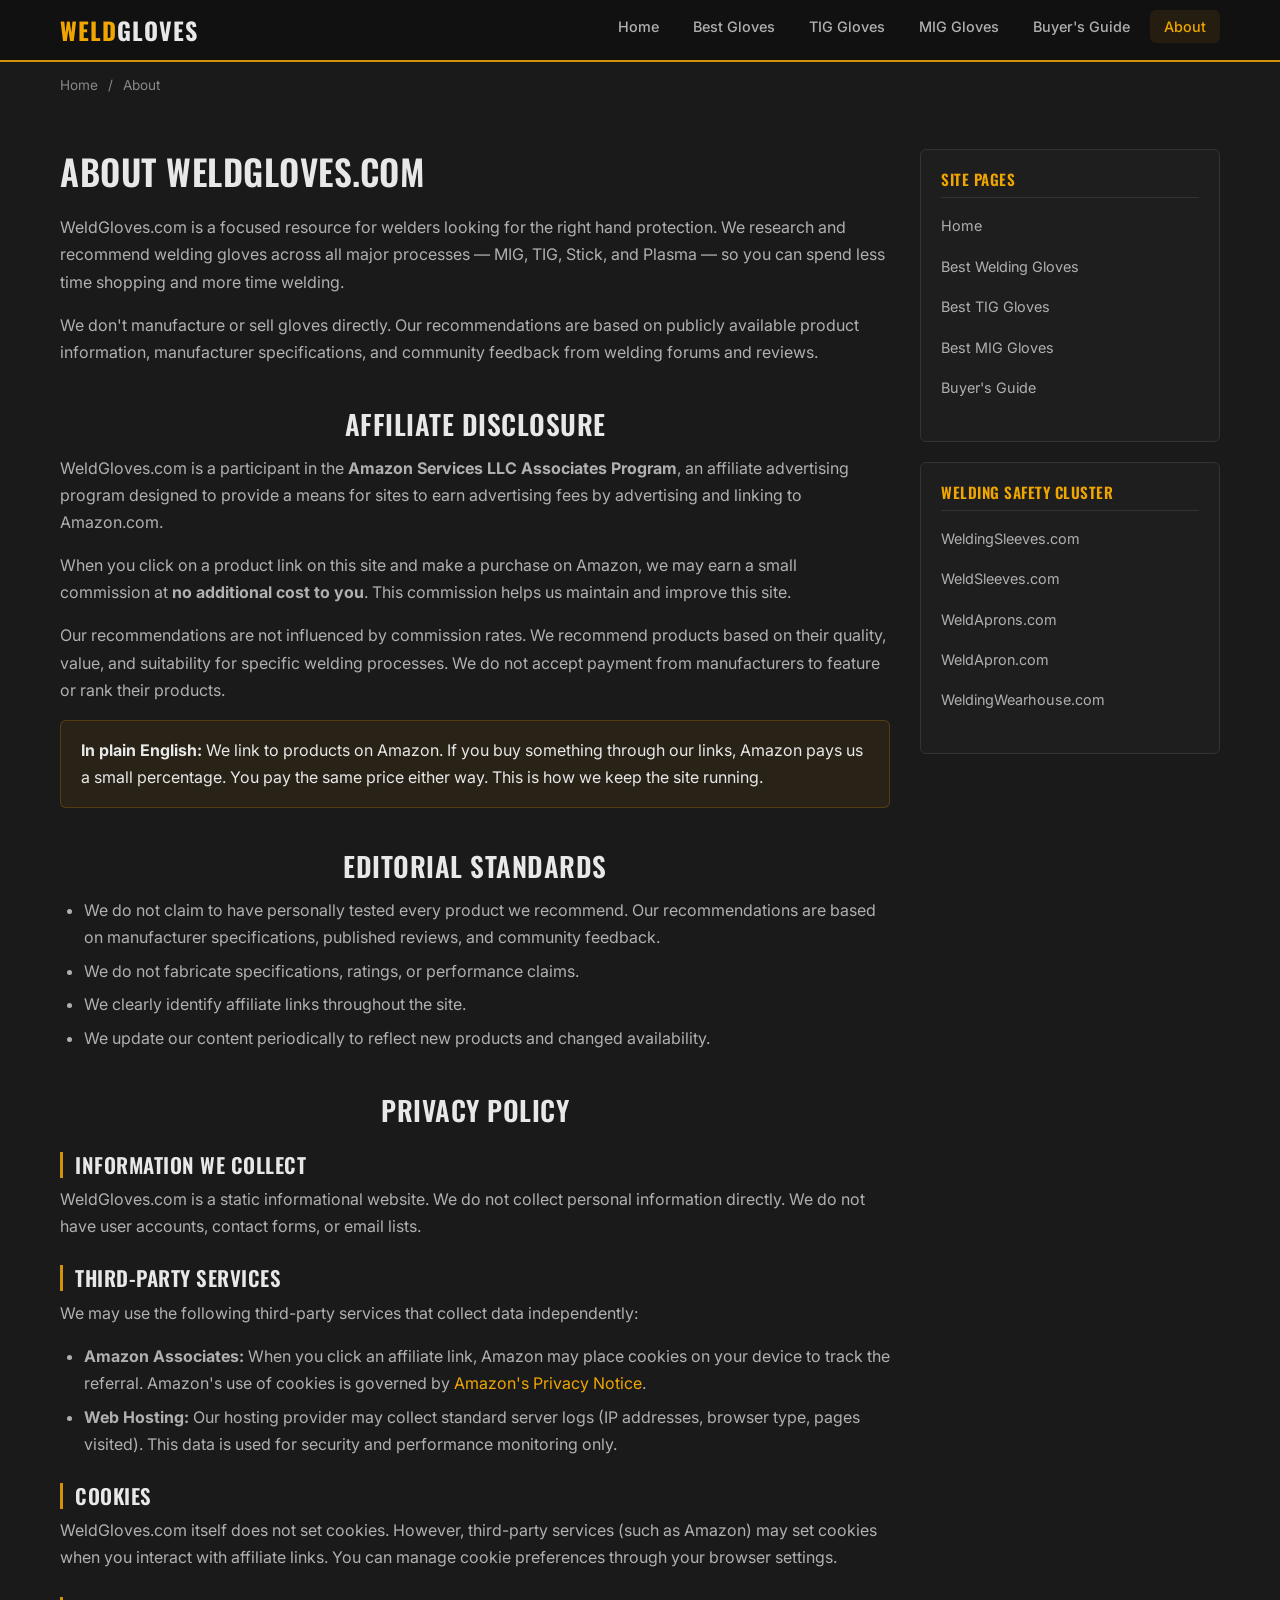
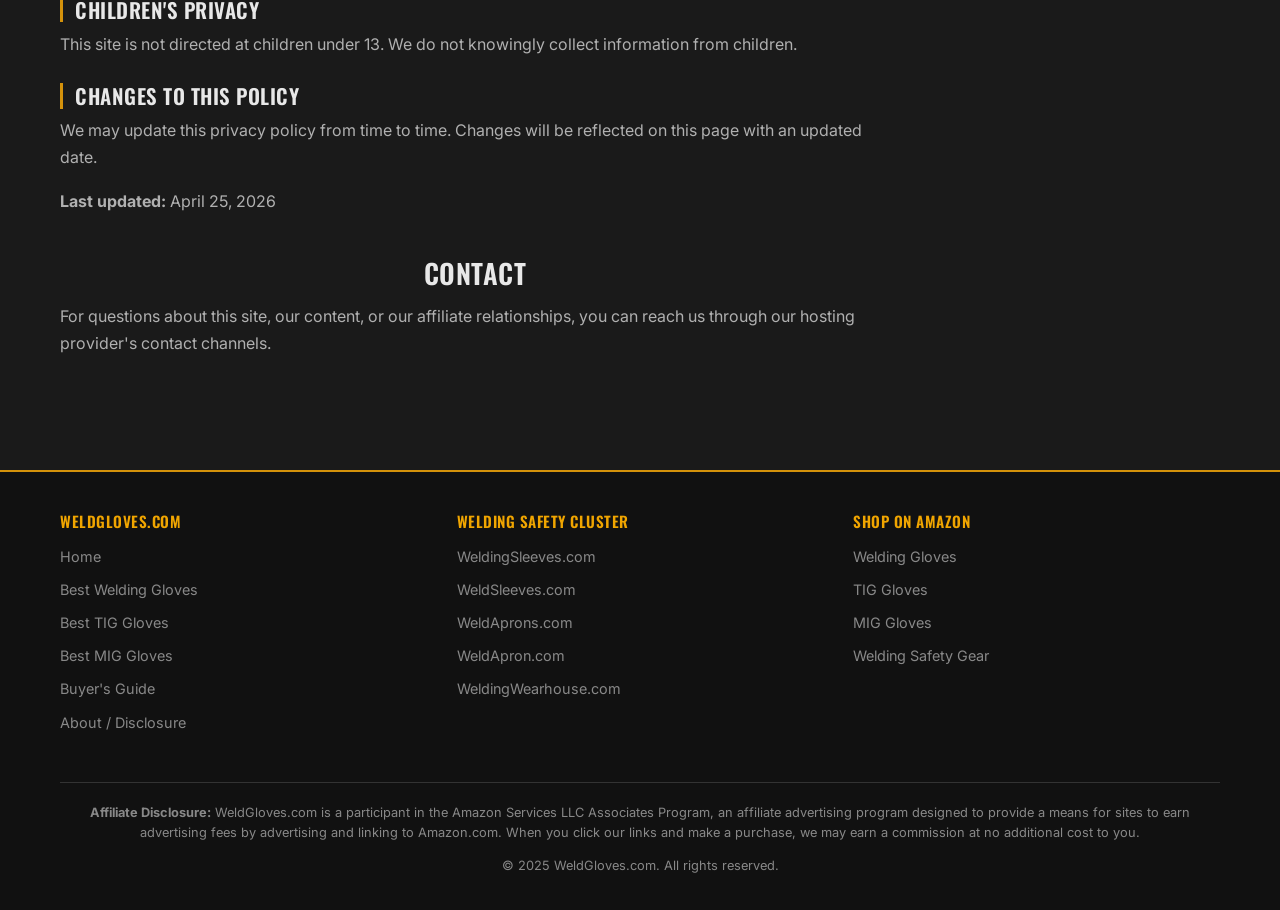
<file: about.html>
<!DOCTYPE html>
<html lang="en">
<head>
  <meta charset="UTF-8">
  <meta name="viewport" content="width=device-width, initial-scale=1.0">
  <title>About WeldGloves.com — Affiliate Disclosure &amp; Privacy Policy</title>
  <meta name="description" content="Learn about WeldGloves.com, our affiliate disclosure, and privacy policy. We recommend welding gloves and earn commissions through the Amazon Associates program.">
  <meta property="og:title" content="About WeldGloves.com — Affiliate Disclosure & Privacy Policy">
  <meta property="og:description" content="About our site, how we make money, and how we handle your data.">
  <meta property="og:type" content="website">
  <meta property="og:url" content="https://weldgloves.com/about.html">
  <link rel="canonical" href="https://weldgloves.com/about.html">
  <link rel="stylesheet" href="css/style.css">
</head>
<body>

  <header class="site-header">
    <nav class="nav-container">
      <a href="index.html" class="site-logo">Weld<span>Gloves</span></a>
      <button class="hamburger" onclick="document.querySelector('.nav-links').classList.toggle('open')" aria-label="Toggle navigation">
        <span></span><span></span><span></span>
      </button>
      <ul class="nav-links">
        <li><a href="index.html">Home</a></li>
        <li><a href="best-welding-gloves.html">Best Gloves</a></li>
        <li><a href="best-tig-welding-gloves.html">TIG Gloves</a></li>
        <li><a href="best-mig-welding-gloves.html">MIG Gloves</a></li>
        <li><a href="welding-glove-guide.html">Buyer's Guide</a></li>
        <li><a href="about.html" class="active">About</a></li>
      </ul>
    </nav>
  </header>

  <div class="container">
    <div class="breadcrumbs">
      <a href="index.html">Home</a> <span class="sep">/</span> About
    </div>
  </div>

  <section class="section">
    <div class="container">
      <div class="content-wrapper">
        <div class="main-content">
          <h1>About WeldGloves.com</h1>
          <p>WeldGloves.com is a focused resource for welders looking for the right hand protection. We research and recommend welding gloves across all major processes — MIG, TIG, Stick, and Plasma — so you can spend less time shopping and more time welding.</p>
          <p>We don't manufacture or sell gloves directly. Our recommendations are based on publicly available product information, manufacturer specifications, and community feedback from welding forums and reviews.</p>

          <div class="guide-section">
            <h2>Affiliate Disclosure</h2>
            <p>WeldGloves.com is a participant in the <strong>Amazon Services LLC Associates Program</strong>, an affiliate advertising program designed to provide a means for sites to earn advertising fees by advertising and linking to Amazon.com.</p>
            <p>When you click on a product link on this site and make a purchase on Amazon, we may earn a small commission at <strong>no additional cost to you</strong>. This commission helps us maintain and improve this site.</p>
            <p>Our recommendations are not influenced by commission rates. We recommend products based on their quality, value, and suitability for specific welding processes. We do not accept payment from manufacturers to feature or rank their products.</p>

            <div class="info-box">
              <p><strong>In plain English:</strong> We link to products on Amazon. If you buy something through our links, Amazon pays us a small percentage. You pay the same price either way. This is how we keep the site running.</p>
            </div>
          </div>

          <div class="guide-section">
            <h2>Editorial Standards</h2>
            <ul>
              <li>We do not claim to have personally tested every product we recommend. Our recommendations are based on manufacturer specifications, published reviews, and community feedback.</li>
              <li>We do not fabricate specifications, ratings, or performance claims.</li>
              <li>We clearly identify affiliate links throughout the site.</li>
              <li>We update our content periodically to reflect new products and changed availability.</li>
            </ul>
          </div>

          <div class="guide-section">
            <h2>Privacy Policy</h2>

            <h3>Information We Collect</h3>
            <p>WeldGloves.com is a static informational website. We do not collect personal information directly. We do not have user accounts, contact forms, or email lists.</p>

            <h3>Third-Party Services</h3>
            <p>We may use the following third-party services that collect data independently:</p>
            <ul>
              <li><strong>Amazon Associates:</strong> When you click an affiliate link, Amazon may place cookies on your device to track the referral. Amazon's use of cookies is governed by <a href="https://www.amazon.com/gp/help/customer/display.html?nodeId=468496" target="_blank" rel="nofollow noopener">Amazon's Privacy Notice</a>.</li>
              <li><strong>Web Hosting:</strong> Our hosting provider may collect standard server logs (IP addresses, browser type, pages visited). This data is used for security and performance monitoring only.</li>
            </ul>

            <h3>Cookies</h3>
            <p>WeldGloves.com itself does not set cookies. However, third-party services (such as Amazon) may set cookies when you interact with affiliate links. You can manage cookie preferences through your browser settings.</p>

            <h3>Children's Privacy</h3>
            <p>This site is not directed at children under 13. We do not knowingly collect information from children.</p>

            <h3>Changes to This Policy</h3>
            <p>We may update this privacy policy from time to time. Changes will be reflected on this page with an updated date.</p>
            <p><strong>Last updated:</strong> April 25, 2026</p>
          </div>

          <div class="guide-section">
            <h2>Contact</h2>
            <p>For questions about this site, our content, or our affiliate relationships, you can reach us through our hosting provider's contact channels.</p>
          </div>

        </div>

        <aside class="sidebar">
          <div class="sidebar-block">
            <h4>Site Pages</h4>
            <ul>
              <li><a href="index.html">Home</a></li>
              <li><a href="best-welding-gloves.html">Best Welding Gloves</a></li>
              <li><a href="best-tig-welding-gloves.html">Best TIG Gloves</a></li>
              <li><a href="best-mig-welding-gloves.html">Best MIG Gloves</a></li>
              <li><a href="welding-glove-guide.html">Buyer's Guide</a></li>
            </ul>
          </div>
          <div class="sidebar-block">
            <h4>Welding Safety Cluster</h4>
            <ul>
              <li><a href="https://weldingsleeves.com" target="_blank" rel="noopener">WeldingSleeves.com</a></li>
              <li><a href="https://weldsleeves.com" target="_blank" rel="noopener">WeldSleeves.com</a></li>
              <li><a href="https://weldaprons.com" target="_blank" rel="noopener">WeldAprons.com</a></li>
              <li><a href="https://weldapron.com" target="_blank" rel="noopener">WeldApron.com</a></li>
              <li><a href="https://weldingwearhouse.com" target="_blank" rel="noopener">WeldingWearhouse.com</a></li>
            </ul>
          </div>
        </aside>
      </div>
    </div>
  </section>

  <footer class="site-footer">
    <div class="container">
      <div class="footer-grid">
        <div class="footer-col">
          <h4>WeldGloves.com</h4>
          <ul>
            <li><a href="index.html">Home</a></li>
            <li><a href="best-welding-gloves.html">Best Welding Gloves</a></li>
            <li><a href="best-tig-welding-gloves.html">Best TIG Gloves</a></li>
            <li><a href="best-mig-welding-gloves.html">Best MIG Gloves</a></li>
            <li><a href="welding-glove-guide.html">Buyer's Guide</a></li>
            <li><a href="about.html">About / Disclosure</a></li>
          </ul>
        </div>
        <div class="footer-col">
          <h4>Welding Safety Cluster</h4>
          <ul>
            <li><a href="https://weldingsleeves.com" target="_blank" rel="noopener">WeldingSleeves.com</a></li>
            <li><a href="https://weldsleeves.com" target="_blank" rel="noopener">WeldSleeves.com</a></li>
            <li><a href="https://weldaprons.com" target="_blank" rel="noopener">WeldAprons.com</a></li>
            <li><a href="https://weldapron.com" target="_blank" rel="noopener">WeldApron.com</a></li>
            <li><a href="https://weldingwearhouse.com" target="_blank" rel="noopener">WeldingWearhouse.com</a></li>
          </ul>
        </div>
        <div class="footer-col">
          <h4>Shop on Amazon</h4>
          <ul>
            <li><a href="https://www.amazon.com/s?k=welding+gloves&tag=brazenprodu01-20" target="_blank" rel="nofollow sponsored noopener">Welding Gloves</a></li>
            <li><a href="https://www.amazon.com/s?k=TIG+welding+gloves&tag=brazenprodu01-20" target="_blank" rel="nofollow sponsored noopener">TIG Gloves</a></li>
            <li><a href="https://www.amazon.com/s?k=MIG+welding+gloves&tag=brazenprodu01-20" target="_blank" rel="nofollow sponsored noopener">MIG Gloves</a></li>
            <li><a href="https://www.amazon.com/s?k=welding+safety+gear&tag=brazenprodu01-20" target="_blank" rel="nofollow sponsored noopener">Welding Safety Gear</a></li>
          </ul>
        </div>
      </div>
      <div class="footer-disclosure">
        <p><strong>Affiliate Disclosure:</strong> WeldGloves.com is a participant in the Amazon Services LLC Associates Program, an affiliate advertising program designed to provide a means for sites to earn advertising fees by advertising and linking to Amazon.com. When you click our links and make a purchase, we may earn a commission at no additional cost to you.</p>
        <p>&copy; 2025 WeldGloves.com. All rights reserved.</p>
      </div>
    </div>
  </footer>

</body>
</html>
</file>
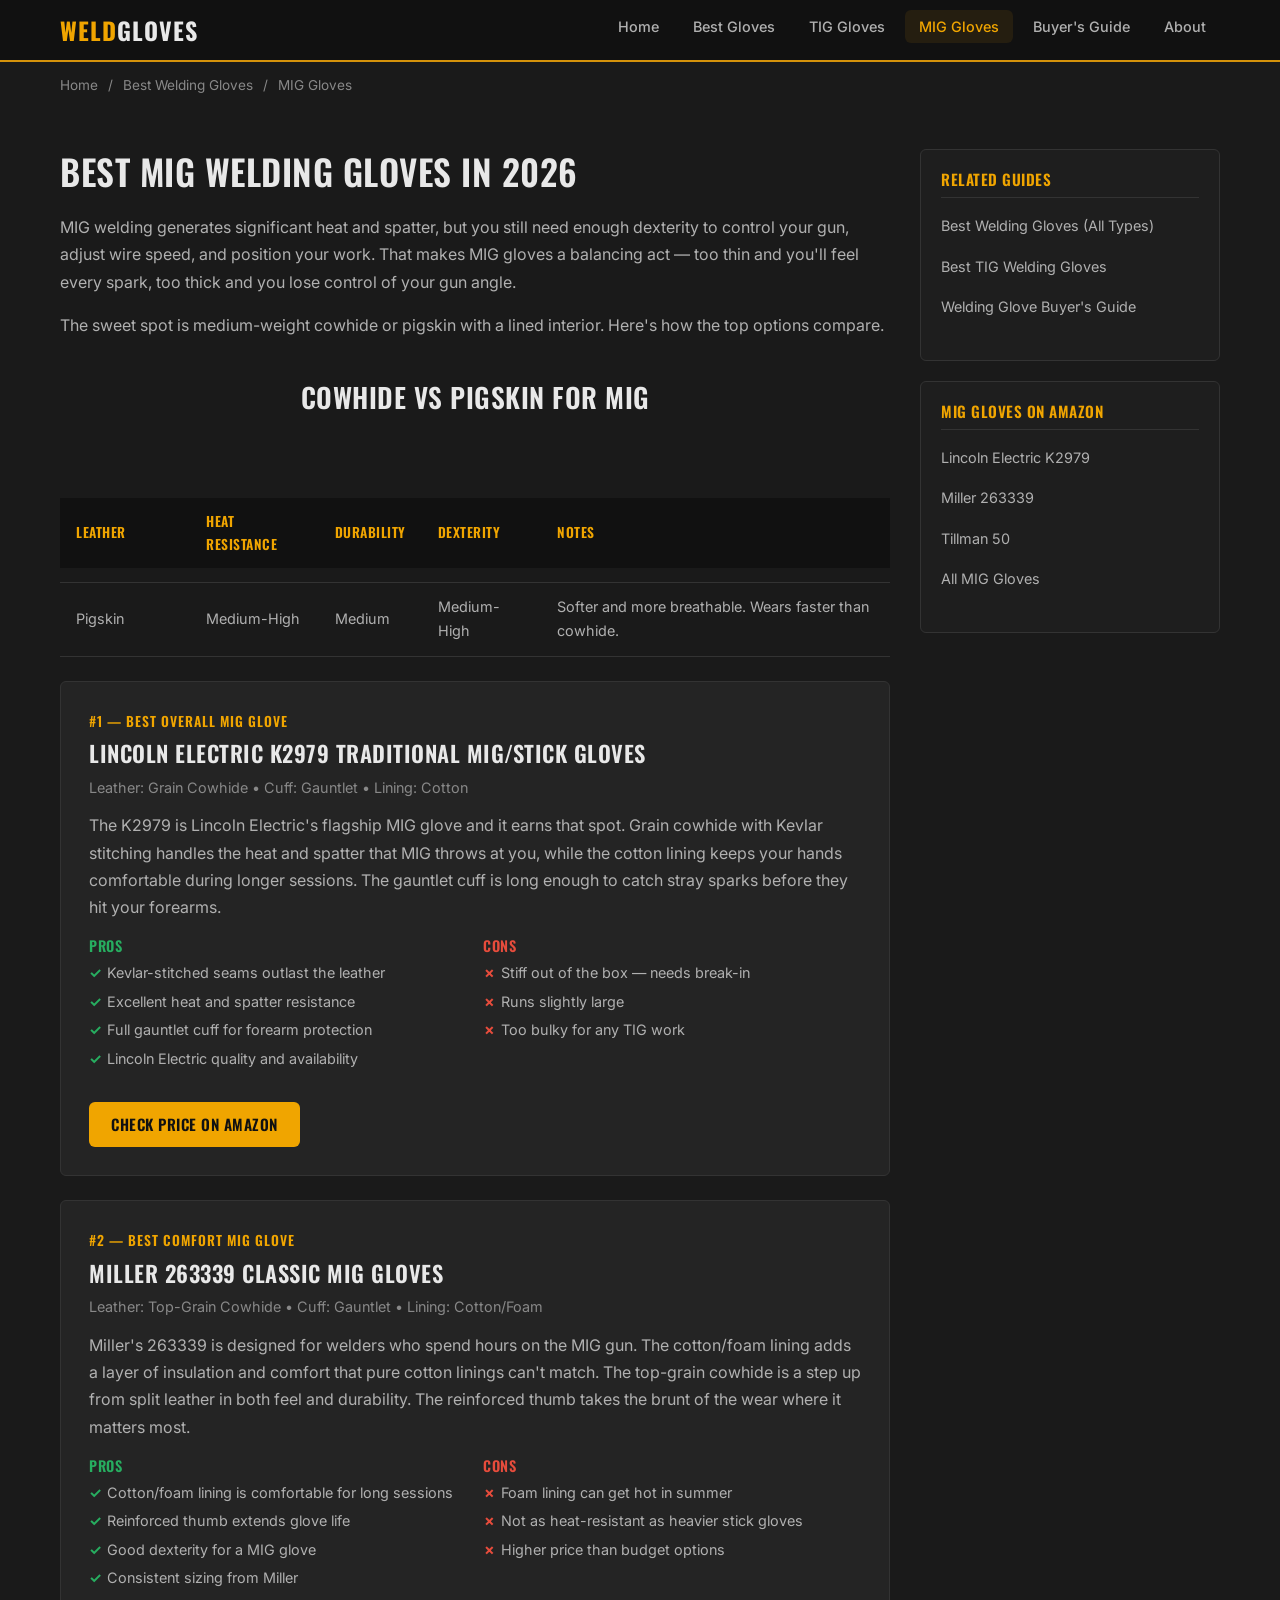
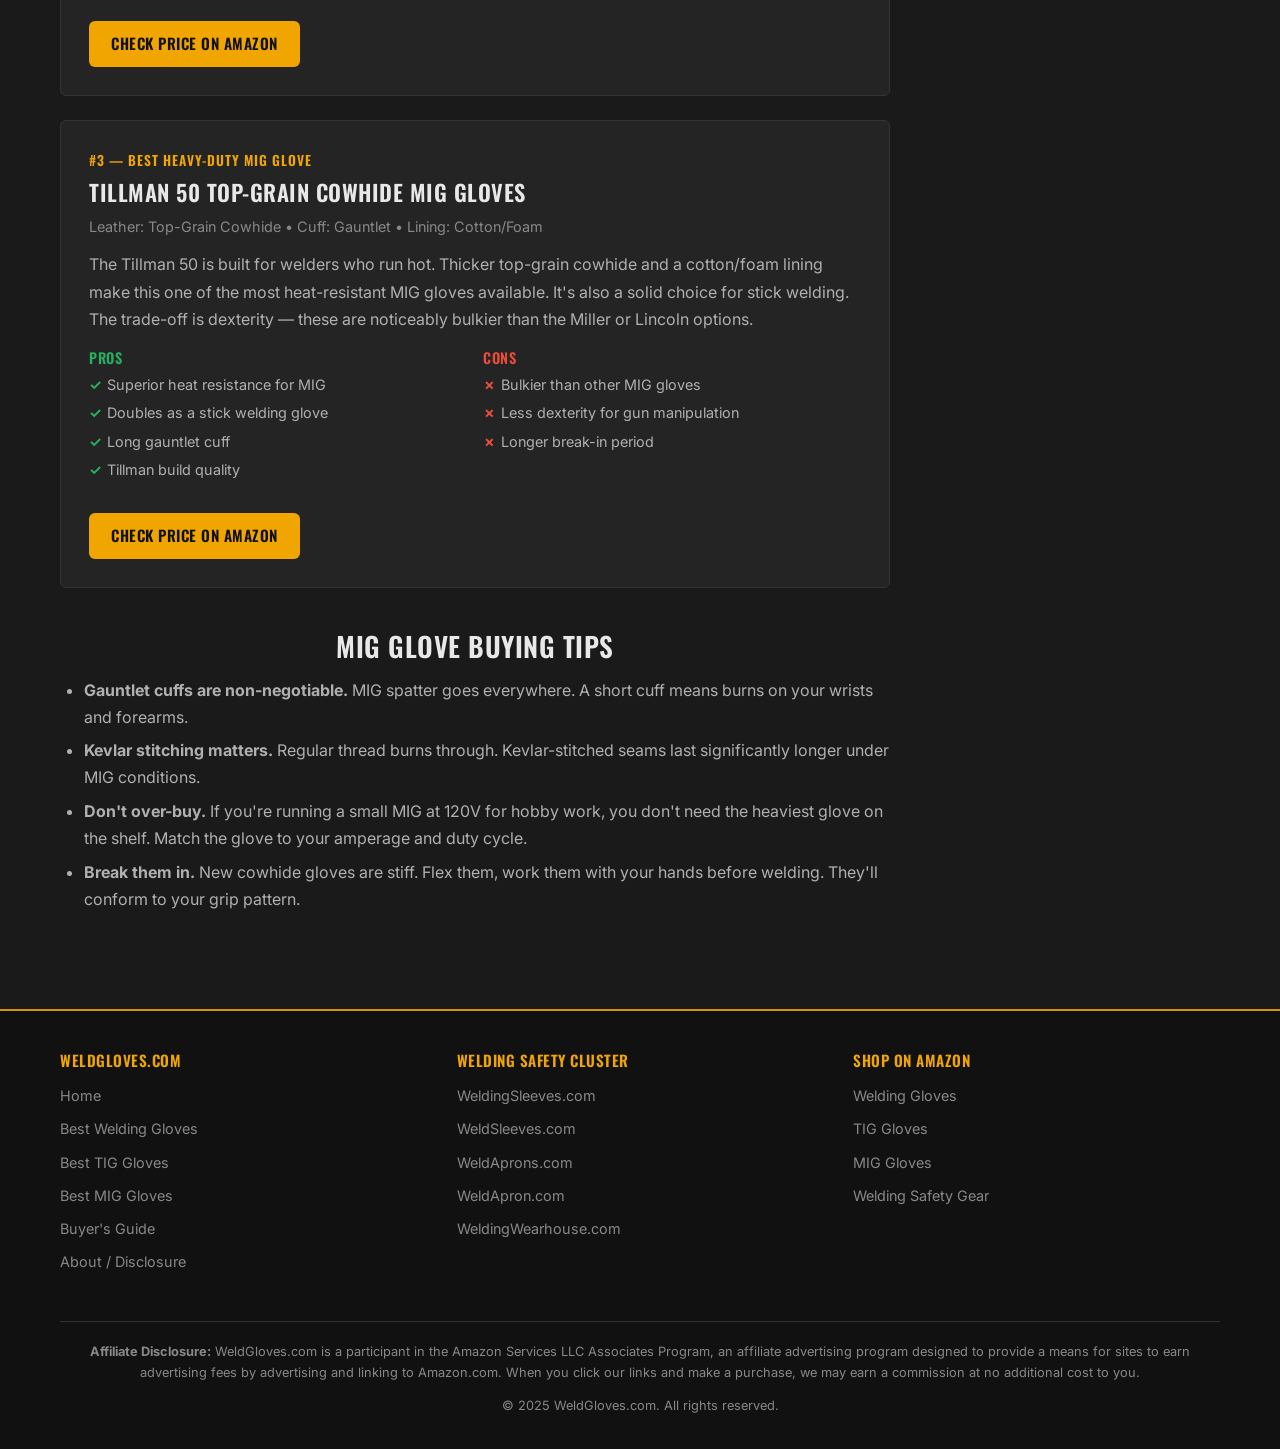
<file: best-mig-welding-gloves.html>
<!DOCTYPE html>
<html lang="en">
<head>
  <meta charset="UTF-8">
  <meta name="viewport" content="width=device-width, initial-scale=1.0">
  <title>Best MIG Welding Gloves in 2026 — Heat Protection Meets Dexterity</title>
  <meta name="description" content="Top MIG welding gloves ranked for heat resistance and dexterity. Cowhide vs pigskin compared. Lincoln Electric K2979, Miller 263339, Tillman 50 reviewed.">
  <meta property="og:title" content="Best MIG Welding Gloves in 2026 — Heat Protection Meets Dexterity">
  <meta property="og:description" content="MIG welding runs hot. These gloves balance heat resistance with the dexterity you need to manage your gun and wire feed.">
  <meta property="og:type" content="article">
  <meta property="og:url" content="https://weldgloves.com/best-mig-welding-gloves.html">
  <link rel="canonical" href="https://weldgloves.com/best-mig-welding-gloves.html">
  <link rel="stylesheet" href="css/style.css">
</head>
<body>

  <header class="site-header">
    <nav class="nav-container">
      <a href="index.html" class="site-logo">Weld<span>Gloves</span></a>
      <button class="hamburger" onclick="document.querySelector('.nav-links').classList.toggle('open')" aria-label="Toggle navigation">
        <span></span><span></span><span></span>
      </button>
      <ul class="nav-links">
        <li><a href="index.html">Home</a></li>
        <li><a href="best-welding-gloves.html">Best Gloves</a></li>
        <li><a href="best-tig-welding-gloves.html">TIG Gloves</a></li>
        <li><a href="best-mig-welding-gloves.html" class="active">MIG Gloves</a></li>
        <li><a href="welding-glove-guide.html">Buyer's Guide</a></li>
        <li><a href="about.html">About</a></li>
      </ul>
    </nav>
  </header>

  <div class="container">
    <div class="breadcrumbs">
      <a href="index.html">Home</a> <span class="sep">/</span> <a href="best-welding-gloves.html">Best Welding Gloves</a> <span class="sep">/</span> MIG Gloves
    </div>
  </div>

  <section class="section">
    <div class="container">
      <div class="content-wrapper">
        <div class="main-content">
          <h1>Best MIG Welding Gloves in 2026</h1>
          <p>MIG welding generates significant heat and spatter, but you still need enough dexterity to control your gun, adjust wire speed, and position your work. That makes MIG gloves a balancing act — too thin and you'll feel every spark, too thick and you lose control of your gun angle.</p>
          <p>The sweet spot is medium-weight cowhide or pigskin with a lined interior. Here's how the top options compare.</p>

          <h2>Cowhide vs Pigskin for MIG</h2>
          <div class="comparison-table-wrap">
            <table class="comparison-table">
              <thead>
                <tr>
                  <th>Leather</th>
                  <th>Heat Resistance</th>
                  <th>Durability</th>
                  <th>Dexterity</th>
                  <th>Notes</th>
                </tr>
              </thead>
              <tbody>
                <tr>
                  <td>Cowhide (grain)</td>
                  <td>High</td>
                  <td>High</td>
                  <td>Medium</td>
                  <td>Industry standard for MIG. Stiff until broken in.</td>
                </tr>
                <tr>
                  <td>Pigskin</td>
                  <td>Medium-High</td>
                  <td>Medium</td>
                  <td>Medium-High</td>
                  <td>Softer and more breathable. Wears faster than cowhide.</td>
                </tr>
              </tbody>
            </table>
          </div>

          <!-- Product 1 -->
          <div class="product-card">
            <div class="product-rank">#1 — Best Overall MIG Glove</div>
            <h3>Lincoln Electric K2979 Traditional MIG/Stick Gloves</h3>
            <div class="product-meta">Leather: Grain Cowhide &bull; Cuff: Gauntlet &bull; Lining: Cotton</div>
            <p class="product-desc">The K2979 is Lincoln Electric's flagship MIG glove and it earns that spot. Grain cowhide with Kevlar stitching handles the heat and spatter that MIG throws at you, while the cotton lining keeps your hands comfortable during longer sessions. The gauntlet cuff is long enough to catch stray sparks before they hit your forearms.</p>
            <div class="pros-cons">
              <div class="pros">
                <h4>Pros</h4>
                <ul>
                  <li>Kevlar-stitched seams outlast the leather</li>
                  <li>Excellent heat and spatter resistance</li>
                  <li>Full gauntlet cuff for forearm protection</li>
                  <li>Lincoln Electric quality and availability</li>
                </ul>
              </div>
              <div class="cons">
                <h4>Cons</h4>
                <ul>
                  <li>Stiff out of the box — needs break-in</li>
                  <li>Runs slightly large</li>
                  <li>Too bulky for any TIG work</li>
                </ul>
              </div>
            </div>
            <div class="product-actions">
              <a href="https://www.amazon.com/s?k=Lincoln+Electric+K2979+welding+gloves&tag=brazenprodu01-20" target="_blank" rel="nofollow sponsored noopener" class="btn btn-amazon">Check Price on Amazon</a>
            </div>
          </div>

          <!-- Product 2 -->
          <div class="product-card">
            <div class="product-rank">#2 — Best Comfort MIG Glove</div>
            <h3>Miller 263339 Classic MIG Gloves</h3>
            <div class="product-meta">Leather: Top-Grain Cowhide &bull; Cuff: Gauntlet &bull; Lining: Cotton/Foam</div>
            <p class="product-desc">Miller's 263339 is designed for welders who spend hours on the MIG gun. The cotton/foam lining adds a layer of insulation and comfort that pure cotton linings can't match. The top-grain cowhide is a step up from split leather in both feel and durability. The reinforced thumb takes the brunt of the wear where it matters most.</p>
            <div class="pros-cons">
              <div class="pros">
                <h4>Pros</h4>
                <ul>
                  <li>Cotton/foam lining is comfortable for long sessions</li>
                  <li>Reinforced thumb extends glove life</li>
                  <li>Good dexterity for a MIG glove</li>
                  <li>Consistent sizing from Miller</li>
                </ul>
              </div>
              <div class="cons">
                <h4>Cons</h4>
                <ul>
                  <li>Foam lining can get hot in summer</li>
                  <li>Not as heat-resistant as heavier stick gloves</li>
                  <li>Higher price than budget options</li>
                </ul>
              </div>
            </div>
            <div class="product-actions">
              <a href="https://www.amazon.com/s?k=Miller+263339+MIG+welding+gloves&tag=brazenprodu01-20" target="_blank" rel="nofollow sponsored noopener" class="btn btn-amazon">Check Price on Amazon</a>
            </div>
          </div>

          <!-- Product 3 -->
          <div class="product-card">
            <div class="product-rank">#3 — Best Heavy-Duty MIG Glove</div>
            <h3>Tillman 50 Top-Grain Cowhide MIG Gloves</h3>
            <div class="product-meta">Leather: Top-Grain Cowhide &bull; Cuff: Gauntlet &bull; Lining: Cotton/Foam</div>
            <p class="product-desc">The Tillman 50 is built for welders who run hot. Thicker top-grain cowhide and a cotton/foam lining make this one of the most heat-resistant MIG gloves available. It's also a solid choice for stick welding. The trade-off is dexterity — these are noticeably bulkier than the Miller or Lincoln options.</p>
            <div class="pros-cons">
              <div class="pros">
                <h4>Pros</h4>
                <ul>
                  <li>Superior heat resistance for MIG</li>
                  <li>Doubles as a stick welding glove</li>
                  <li>Long gauntlet cuff</li>
                  <li>Tillman build quality</li>
                </ul>
              </div>
              <div class="cons">
                <h4>Cons</h4>
                <ul>
                  <li>Bulkier than other MIG gloves</li>
                  <li>Less dexterity for gun manipulation</li>
                  <li>Longer break-in period</li>
                </ul>
              </div>
            </div>
            <div class="product-actions">
              <a href="https://www.amazon.com/s?k=Tillman+50+welding+gloves&tag=brazenprodu01-20" target="_blank" rel="nofollow sponsored noopener" class="btn btn-amazon">Check Price on Amazon</a>
            </div>
          </div>

          <h2>MIG Glove Buying Tips</h2>
          <ul>
            <li><strong>Gauntlet cuffs are non-negotiable.</strong> MIG spatter goes everywhere. A short cuff means burns on your wrists and forearms.</li>
            <li><strong>Kevlar stitching matters.</strong> Regular thread burns through. Kevlar-stitched seams last significantly longer under MIG conditions.</li>
            <li><strong>Don't over-buy.</strong> If you're running a small MIG at 120V for hobby work, you don't need the heaviest glove on the shelf. Match the glove to your amperage and duty cycle.</li>
            <li><strong>Break them in.</strong> New cowhide gloves are stiff. Flex them, work them with your hands before welding. They'll conform to your grip pattern.</li>
          </ul>

        </div>

        <aside class="sidebar">
          <div class="sidebar-block">
            <h4>Related Guides</h4>
            <ul>
              <li><a href="best-welding-gloves.html">Best Welding Gloves (All Types)</a></li>
              <li><a href="best-tig-welding-gloves.html">Best TIG Welding Gloves</a></li>
              <li><a href="welding-glove-guide.html">Welding Glove Buyer's Guide</a></li>
            </ul>
          </div>
          <div class="sidebar-block">
            <h4>MIG Gloves on Amazon</h4>
            <ul>
              <li><a href="https://www.amazon.com/s?k=Lincoln+Electric+K2979+gloves&tag=brazenprodu01-20" target="_blank" rel="nofollow sponsored noopener">Lincoln Electric K2979</a></li>
              <li><a href="https://www.amazon.com/s?k=Miller+263339+MIG+gloves&tag=brazenprodu01-20" target="_blank" rel="nofollow sponsored noopener">Miller 263339</a></li>
              <li><a href="https://www.amazon.com/s?k=Tillman+50+welding+gloves&tag=brazenprodu01-20" target="_blank" rel="nofollow sponsored noopener">Tillman 50</a></li>
              <li><a href="https://www.amazon.com/s?k=MIG+welding+gloves&tag=brazenprodu01-20" target="_blank" rel="nofollow sponsored noopener">All MIG Gloves</a></li>
            </ul>
          </div>
        </aside>
      </div>
    </div>
  </section>

  <footer class="site-footer">
    <div class="container">
      <div class="footer-grid">
        <div class="footer-col">
          <h4>WeldGloves.com</h4>
          <ul>
            <li><a href="index.html">Home</a></li>
            <li><a href="best-welding-gloves.html">Best Welding Gloves</a></li>
            <li><a href="best-tig-welding-gloves.html">Best TIG Gloves</a></li>
            <li><a href="best-mig-welding-gloves.html">Best MIG Gloves</a></li>
            <li><a href="welding-glove-guide.html">Buyer's Guide</a></li>
            <li><a href="about.html">About / Disclosure</a></li>
          </ul>
        </div>
        <div class="footer-col">
          <h4>Welding Safety Cluster</h4>
          <ul>
            <li><a href="https://weldingsleeves.com" target="_blank" rel="noopener">WeldingSleeves.com</a></li>
            <li><a href="https://weldsleeves.com" target="_blank" rel="noopener">WeldSleeves.com</a></li>
            <li><a href="https://weldaprons.com" target="_blank" rel="noopener">WeldAprons.com</a></li>
            <li><a href="https://weldapron.com" target="_blank" rel="noopener">WeldApron.com</a></li>
            <li><a href="https://weldingwearhouse.com" target="_blank" rel="noopener">WeldingWearhouse.com</a></li>
          </ul>
        </div>
        <div class="footer-col">
          <h4>Shop on Amazon</h4>
          <ul>
            <li><a href="https://www.amazon.com/s?k=welding+gloves&tag=brazenprodu01-20" target="_blank" rel="nofollow sponsored noopener">Welding Gloves</a></li>
            <li><a href="https://www.amazon.com/s?k=TIG+welding+gloves&tag=brazenprodu01-20" target="_blank" rel="nofollow sponsored noopener">TIG Gloves</a></li>
            <li><a href="https://www.amazon.com/s?k=MIG+welding+gloves&tag=brazenprodu01-20" target="_blank" rel="nofollow sponsored noopener">MIG Gloves</a></li>
            <li><a href="https://www.amazon.com/s?k=welding+safety+gear&tag=brazenprodu01-20" target="_blank" rel="nofollow sponsored noopener">Welding Safety Gear</a></li>
          </ul>
        </div>
      </div>
      <div class="footer-disclosure">
        <p><strong>Affiliate Disclosure:</strong> WeldGloves.com is a participant in the Amazon Services LLC Associates Program, an affiliate advertising program designed to provide a means for sites to earn advertising fees by advertising and linking to Amazon.com. When you click our links and make a purchase, we may earn a commission at no additional cost to you.</p>
        <p>&copy; 2025 WeldGloves.com. All rights reserved.</p>
      </div>
    </div>
  </footer>

</body>
</html>
</file>
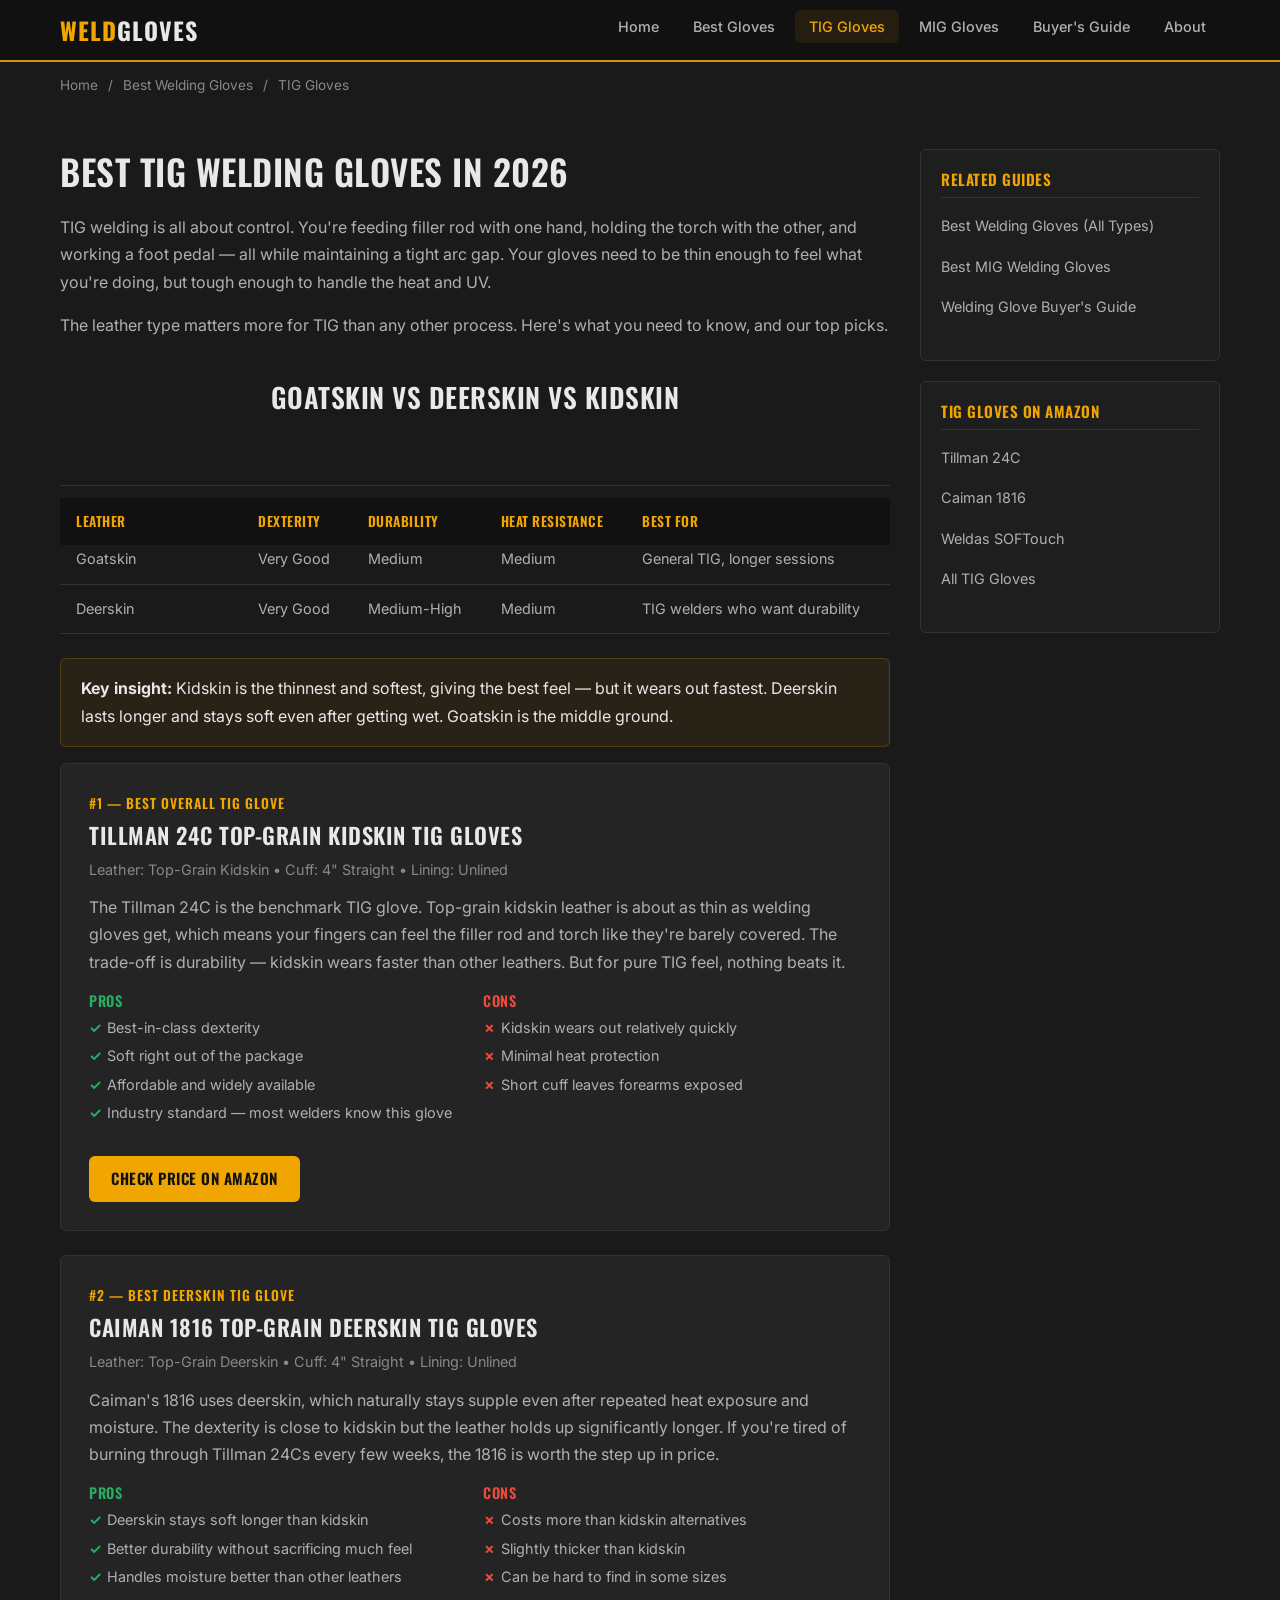
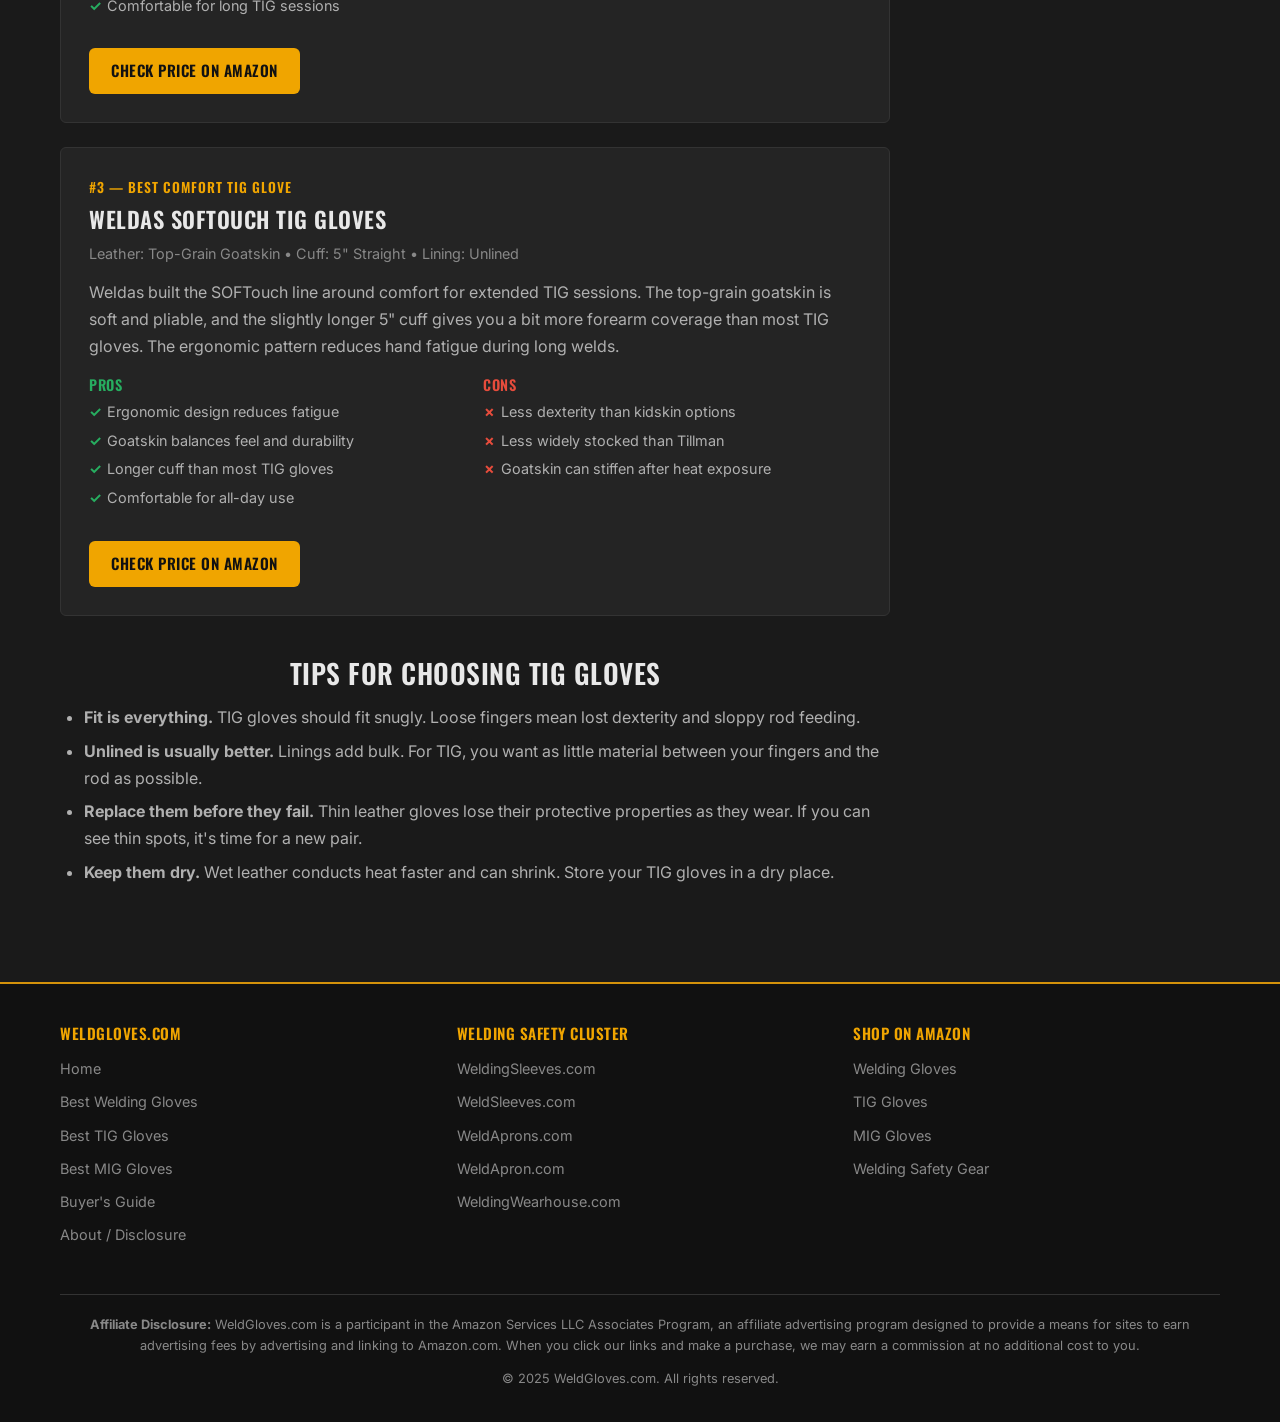
<file: best-tig-welding-gloves.html>
<!DOCTYPE html>
<html lang="en">
<head>
  <meta charset="UTF-8">
  <meta name="viewport" content="width=device-width, initial-scale=1.0">
  <title>Best TIG Welding Gloves in 2026 — Dexterity-First Picks for Precision Welding</title>
  <meta name="description" content="The best TIG welding gloves ranked for dexterity and feel. Goatskin vs deerskin vs kidskin compared. Tillman 24C, Caiman 1816, Weldas SOFTouch and more.">
  <meta property="og:title" content="Best TIG Welding Gloves in 2026 — Dexterity-First Picks">
  <meta property="og:description" content="TIG welding demands precision. These gloves deliver the dexterity you need to feed filler rod without sacrificing protection.">
  <meta property="og:type" content="article">
  <meta property="og:url" content="https://weldgloves.com/best-tig-welding-gloves.html">
  <link rel="canonical" href="https://weldgloves.com/best-tig-welding-gloves.html">
  <link rel="stylesheet" href="css/style.css">
</head>
<body>

  <header class="site-header">
    <nav class="nav-container">
      <a href="index.html" class="site-logo">Weld<span>Gloves</span></a>
      <button class="hamburger" onclick="document.querySelector('.nav-links').classList.toggle('open')" aria-label="Toggle navigation">
        <span></span><span></span><span></span>
      </button>
      <ul class="nav-links">
        <li><a href="index.html">Home</a></li>
        <li><a href="best-welding-gloves.html">Best Gloves</a></li>
        <li><a href="best-tig-welding-gloves.html" class="active">TIG Gloves</a></li>
        <li><a href="best-mig-welding-gloves.html">MIG Gloves</a></li>
        <li><a href="welding-glove-guide.html">Buyer's Guide</a></li>
        <li><a href="about.html">About</a></li>
      </ul>
    </nav>
  </header>

  <div class="container">
    <div class="breadcrumbs">
      <a href="index.html">Home</a> <span class="sep">/</span> <a href="best-welding-gloves.html">Best Welding Gloves</a> <span class="sep">/</span> TIG Gloves
    </div>
  </div>

  <section class="section">
    <div class="container">
      <div class="content-wrapper">
        <div class="main-content">
          <h1>Best TIG Welding Gloves in 2026</h1>
          <p>TIG welding is all about control. You're feeding filler rod with one hand, holding the torch with the other, and working a foot pedal — all while maintaining a tight arc gap. Your gloves need to be thin enough to feel what you're doing, but tough enough to handle the heat and UV.</p>
          <p>The leather type matters more for TIG than any other process. Here's what you need to know, and our top picks.</p>

          <h2>Goatskin vs Deerskin vs Kidskin</h2>
          <div class="comparison-table-wrap">
            <table class="comparison-table">
              <thead>
                <tr>
                  <th>Leather</th>
                  <th>Dexterity</th>
                  <th>Durability</th>
                  <th>Heat Resistance</th>
                  <th>Best For</th>
                </tr>
              </thead>
              <tbody>
                <tr>
                  <td>Kidskin (young goat)</td>
                  <td>Excellent</td>
                  <td>Low</td>
                  <td>Low</td>
                  <td>Light TIG, precision work</td>
                </tr>
                <tr>
                  <td>Goatskin</td>
                  <td>Very Good</td>
                  <td>Medium</td>
                  <td>Medium</td>
                  <td>General TIG, longer sessions</td>
                </tr>
                <tr>
                  <td>Deerskin</td>
                  <td>Very Good</td>
                  <td>Medium-High</td>
                  <td>Medium</td>
                  <td>TIG welders who want durability</td>
                </tr>
              </tbody>
            </table>
          </div>

          <div class="info-box">
            <p><strong>Key insight:</strong> Kidskin is the thinnest and softest, giving the best feel — but it wears out fastest. Deerskin lasts longer and stays soft even after getting wet. Goatskin is the middle ground.</p>
          </div>

          <!-- Product 1 -->
          <div class="product-card">
            <div class="product-rank">#1 — Best Overall TIG Glove</div>
            <h3>Tillman 24C Top-Grain Kidskin TIG Gloves</h3>
            <div class="product-meta">Leather: Top-Grain Kidskin &bull; Cuff: 4" Straight &bull; Lining: Unlined</div>
            <p class="product-desc">The Tillman 24C is the benchmark TIG glove. Top-grain kidskin leather is about as thin as welding gloves get, which means your fingers can feel the filler rod and torch like they're barely covered. The trade-off is durability — kidskin wears faster than other leathers. But for pure TIG feel, nothing beats it.</p>
            <div class="pros-cons">
              <div class="pros">
                <h4>Pros</h4>
                <ul>
                  <li>Best-in-class dexterity</li>
                  <li>Soft right out of the package</li>
                  <li>Affordable and widely available</li>
                  <li>Industry standard — most welders know this glove</li>
                </ul>
              </div>
              <div class="cons">
                <h4>Cons</h4>
                <ul>
                  <li>Kidskin wears out relatively quickly</li>
                  <li>Minimal heat protection</li>
                  <li>Short cuff leaves forearms exposed</li>
                </ul>
              </div>
            </div>
            <div class="product-actions">
              <a href="https://www.amazon.com/s?k=Tillman+24C+TIG+welding+gloves&tag=brazenprodu01-20" target="_blank" rel="nofollow sponsored noopener" class="btn btn-amazon">Check Price on Amazon</a>
            </div>
          </div>

          <!-- Product 2 -->
          <div class="product-card">
            <div class="product-rank">#2 — Best Deerskin TIG Glove</div>
            <h3>Caiman 1816 Top-Grain Deerskin TIG Gloves</h3>
            <div class="product-meta">Leather: Top-Grain Deerskin &bull; Cuff: 4" Straight &bull; Lining: Unlined</div>
            <p class="product-desc">Caiman's 1816 uses deerskin, which naturally stays supple even after repeated heat exposure and moisture. The dexterity is close to kidskin but the leather holds up significantly longer. If you're tired of burning through Tillman 24Cs every few weeks, the 1816 is worth the step up in price.</p>
            <div class="pros-cons">
              <div class="pros">
                <h4>Pros</h4>
                <ul>
                  <li>Deerskin stays soft longer than kidskin</li>
                  <li>Better durability without sacrificing much feel</li>
                  <li>Handles moisture better than other leathers</li>
                  <li>Comfortable for long TIG sessions</li>
                </ul>
              </div>
              <div class="cons">
                <h4>Cons</h4>
                <ul>
                  <li>Costs more than kidskin alternatives</li>
                  <li>Slightly thicker than kidskin</li>
                  <li>Can be hard to find in some sizes</li>
                </ul>
              </div>
            </div>
            <div class="product-actions">
              <a href="https://www.amazon.com/s?k=Caiman+1816+deerskin+TIG+gloves&tag=brazenprodu01-20" target="_blank" rel="nofollow sponsored noopener" class="btn btn-amazon">Check Price on Amazon</a>
            </div>
          </div>

          <!-- Product 3 -->
          <div class="product-card">
            <div class="product-rank">#3 — Best Comfort TIG Glove</div>
            <h3>Weldas SOFTouch TIG Gloves</h3>
            <div class="product-meta">Leather: Top-Grain Goatskin &bull; Cuff: 5" Straight &bull; Lining: Unlined</div>
            <p class="product-desc">Weldas built the SOFTouch line around comfort for extended TIG sessions. The top-grain goatskin is soft and pliable, and the slightly longer 5" cuff gives you a bit more forearm coverage than most TIG gloves. The ergonomic pattern reduces hand fatigue during long welds.</p>
            <div class="pros-cons">
              <div class="pros">
                <h4>Pros</h4>
                <ul>
                  <li>Ergonomic design reduces fatigue</li>
                  <li>Goatskin balances feel and durability</li>
                  <li>Longer cuff than most TIG gloves</li>
                  <li>Comfortable for all-day use</li>
                </ul>
              </div>
              <div class="cons">
                <h4>Cons</h4>
                <ul>
                  <li>Less dexterity than kidskin options</li>
                  <li>Less widely stocked than Tillman</li>
                  <li>Goatskin can stiffen after heat exposure</li>
                </ul>
              </div>
            </div>
            <div class="product-actions">
              <a href="https://www.amazon.com/s?k=Weldas+SOFTouch+TIG+welding+gloves&tag=brazenprodu01-20" target="_blank" rel="nofollow sponsored noopener" class="btn btn-amazon">Check Price on Amazon</a>
            </div>
          </div>

          <h2>Tips for Choosing TIG Gloves</h2>
          <ul>
            <li><strong>Fit is everything.</strong> TIG gloves should fit snugly. Loose fingers mean lost dexterity and sloppy rod feeding.</li>
            <li><strong>Unlined is usually better.</strong> Linings add bulk. For TIG, you want as little material between your fingers and the rod as possible.</li>
            <li><strong>Replace them before they fail.</strong> Thin leather gloves lose their protective properties as they wear. If you can see thin spots, it's time for a new pair.</li>
            <li><strong>Keep them dry.</strong> Wet leather conducts heat faster and can shrink. Store your TIG gloves in a dry place.</li>
          </ul>

        </div>

        <aside class="sidebar">
          <div class="sidebar-block">
            <h4>Related Guides</h4>
            <ul>
              <li><a href="best-welding-gloves.html">Best Welding Gloves (All Types)</a></li>
              <li><a href="best-mig-welding-gloves.html">Best MIG Welding Gloves</a></li>
              <li><a href="welding-glove-guide.html">Welding Glove Buyer's Guide</a></li>
            </ul>
          </div>
          <div class="sidebar-block">
            <h4>TIG Gloves on Amazon</h4>
            <ul>
              <li><a href="https://www.amazon.com/s?k=Tillman+24C+TIG+gloves&tag=brazenprodu01-20" target="_blank" rel="nofollow sponsored noopener">Tillman 24C</a></li>
              <li><a href="https://www.amazon.com/s?k=Caiman+1816+TIG+gloves&tag=brazenprodu01-20" target="_blank" rel="nofollow sponsored noopener">Caiman 1816</a></li>
              <li><a href="https://www.amazon.com/s?k=Weldas+SOFTouch+TIG+gloves&tag=brazenprodu01-20" target="_blank" rel="nofollow sponsored noopener">Weldas SOFTouch</a></li>
              <li><a href="https://www.amazon.com/s?k=TIG+welding+gloves&tag=brazenprodu01-20" target="_blank" rel="nofollow sponsored noopener">All TIG Gloves</a></li>
            </ul>
          </div>
        </aside>
      </div>
    </div>
  </section>

  <footer class="site-footer">
    <div class="container">
      <div class="footer-grid">
        <div class="footer-col">
          <h4>WeldGloves.com</h4>
          <ul>
            <li><a href="index.html">Home</a></li>
            <li><a href="best-welding-gloves.html">Best Welding Gloves</a></li>
            <li><a href="best-tig-welding-gloves.html">Best TIG Gloves</a></li>
            <li><a href="best-mig-welding-gloves.html">Best MIG Gloves</a></li>
            <li><a href="welding-glove-guide.html">Buyer's Guide</a></li>
            <li><a href="about.html">About / Disclosure</a></li>
          </ul>
        </div>
        <div class="footer-col">
          <h4>Welding Safety Cluster</h4>
          <ul>
            <li><a href="https://weldingsleeves.com" target="_blank" rel="noopener">WeldingSleeves.com</a></li>
            <li><a href="https://weldsleeves.com" target="_blank" rel="noopener">WeldSleeves.com</a></li>
            <li><a href="https://weldaprons.com" target="_blank" rel="noopener">WeldAprons.com</a></li>
            <li><a href="https://weldapron.com" target="_blank" rel="noopener">WeldApron.com</a></li>
            <li><a href="https://weldingwearhouse.com" target="_blank" rel="noopener">WeldingWearhouse.com</a></li>
          </ul>
        </div>
        <div class="footer-col">
          <h4>Shop on Amazon</h4>
          <ul>
            <li><a href="https://www.amazon.com/s?k=welding+gloves&tag=brazenprodu01-20" target="_blank" rel="nofollow sponsored noopener">Welding Gloves</a></li>
            <li><a href="https://www.amazon.com/s?k=TIG+welding+gloves&tag=brazenprodu01-20" target="_blank" rel="nofollow sponsored noopener">TIG Gloves</a></li>
            <li><a href="https://www.amazon.com/s?k=MIG+welding+gloves&tag=brazenprodu01-20" target="_blank" rel="nofollow sponsored noopener">MIG Gloves</a></li>
            <li><a href="https://www.amazon.com/s?k=welding+safety+gear&tag=brazenprodu01-20" target="_blank" rel="nofollow sponsored noopener">Welding Safety Gear</a></li>
          </ul>
        </div>
      </div>
      <div class="footer-disclosure">
        <p><strong>Affiliate Disclosure:</strong> WeldGloves.com is a participant in the Amazon Services LLC Associates Program, an affiliate advertising program designed to provide a means for sites to earn advertising fees by advertising and linking to Amazon.com. When you click our links and make a purchase, we may earn a commission at no additional cost to you.</p>
        <p>&copy; 2025 WeldGloves.com. All rights reserved.</p>
      </div>
    </div>
  </footer>

</body>
</html>
</file>
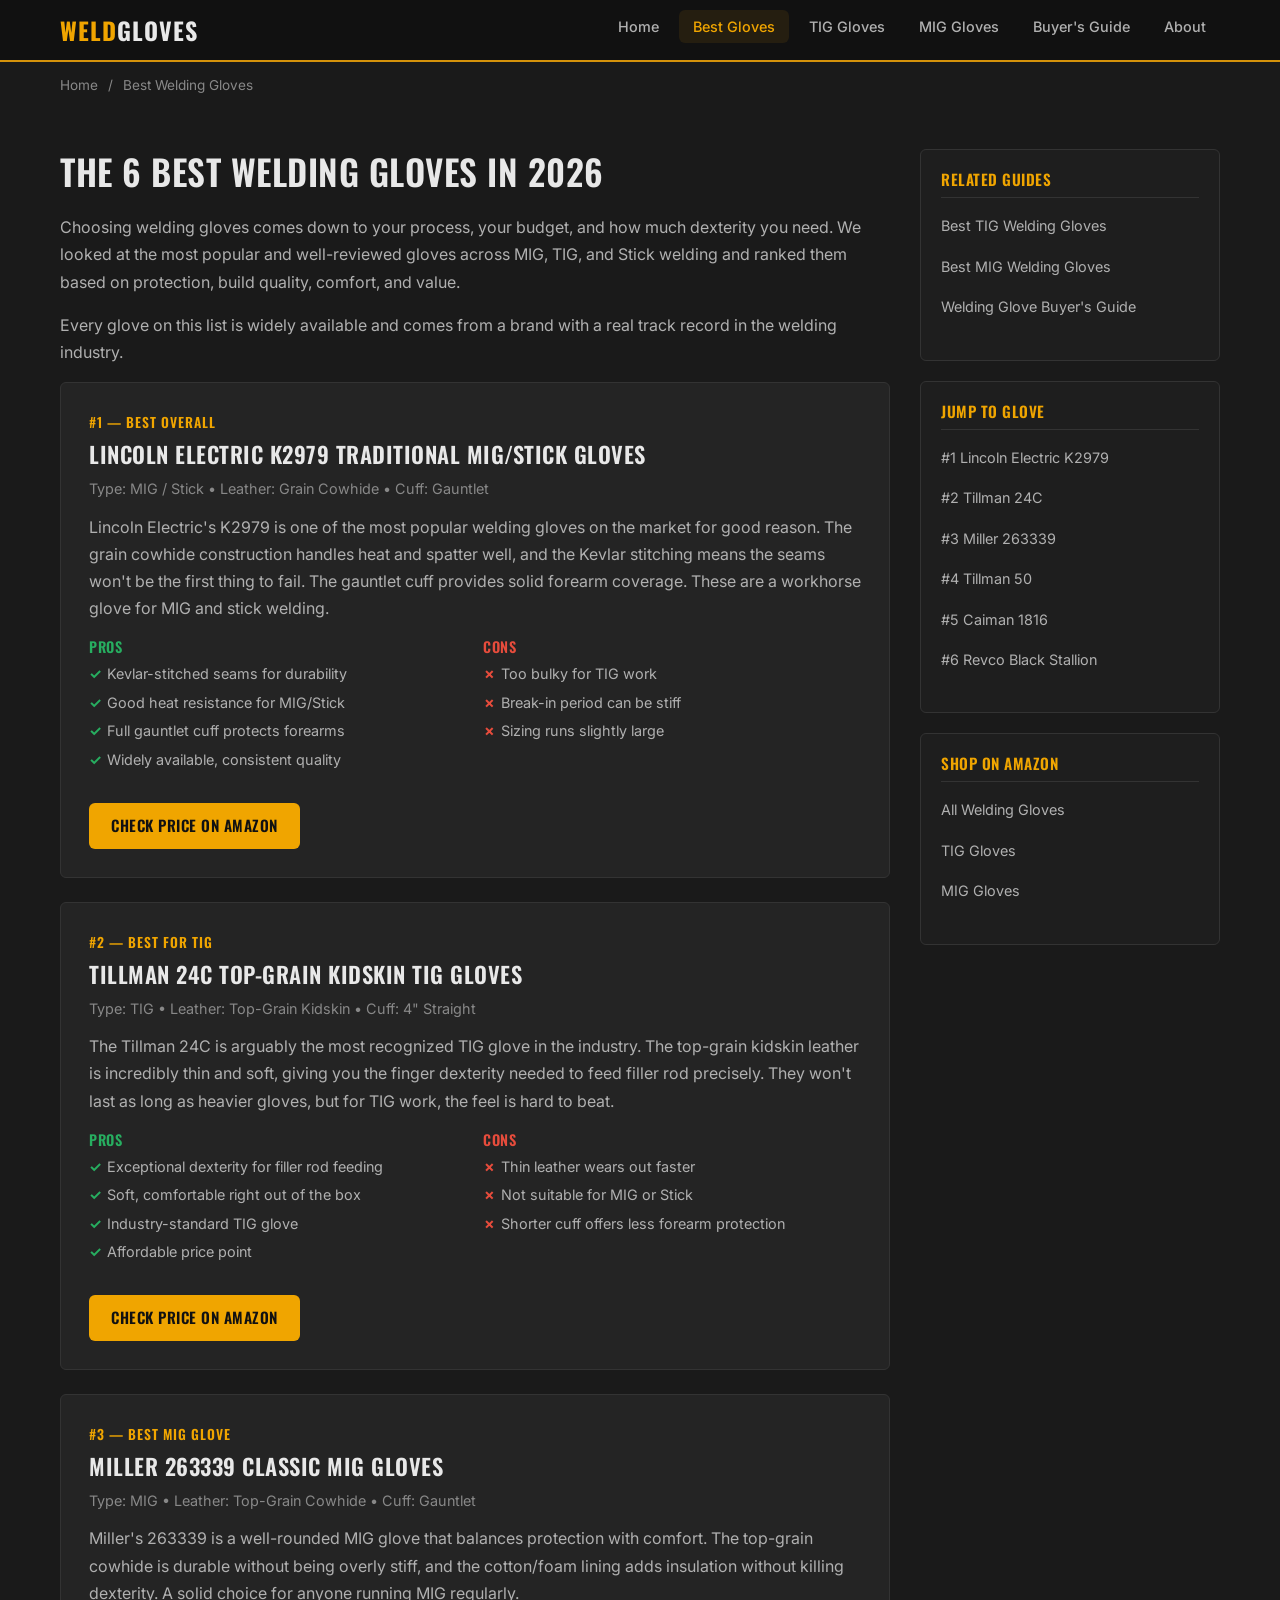
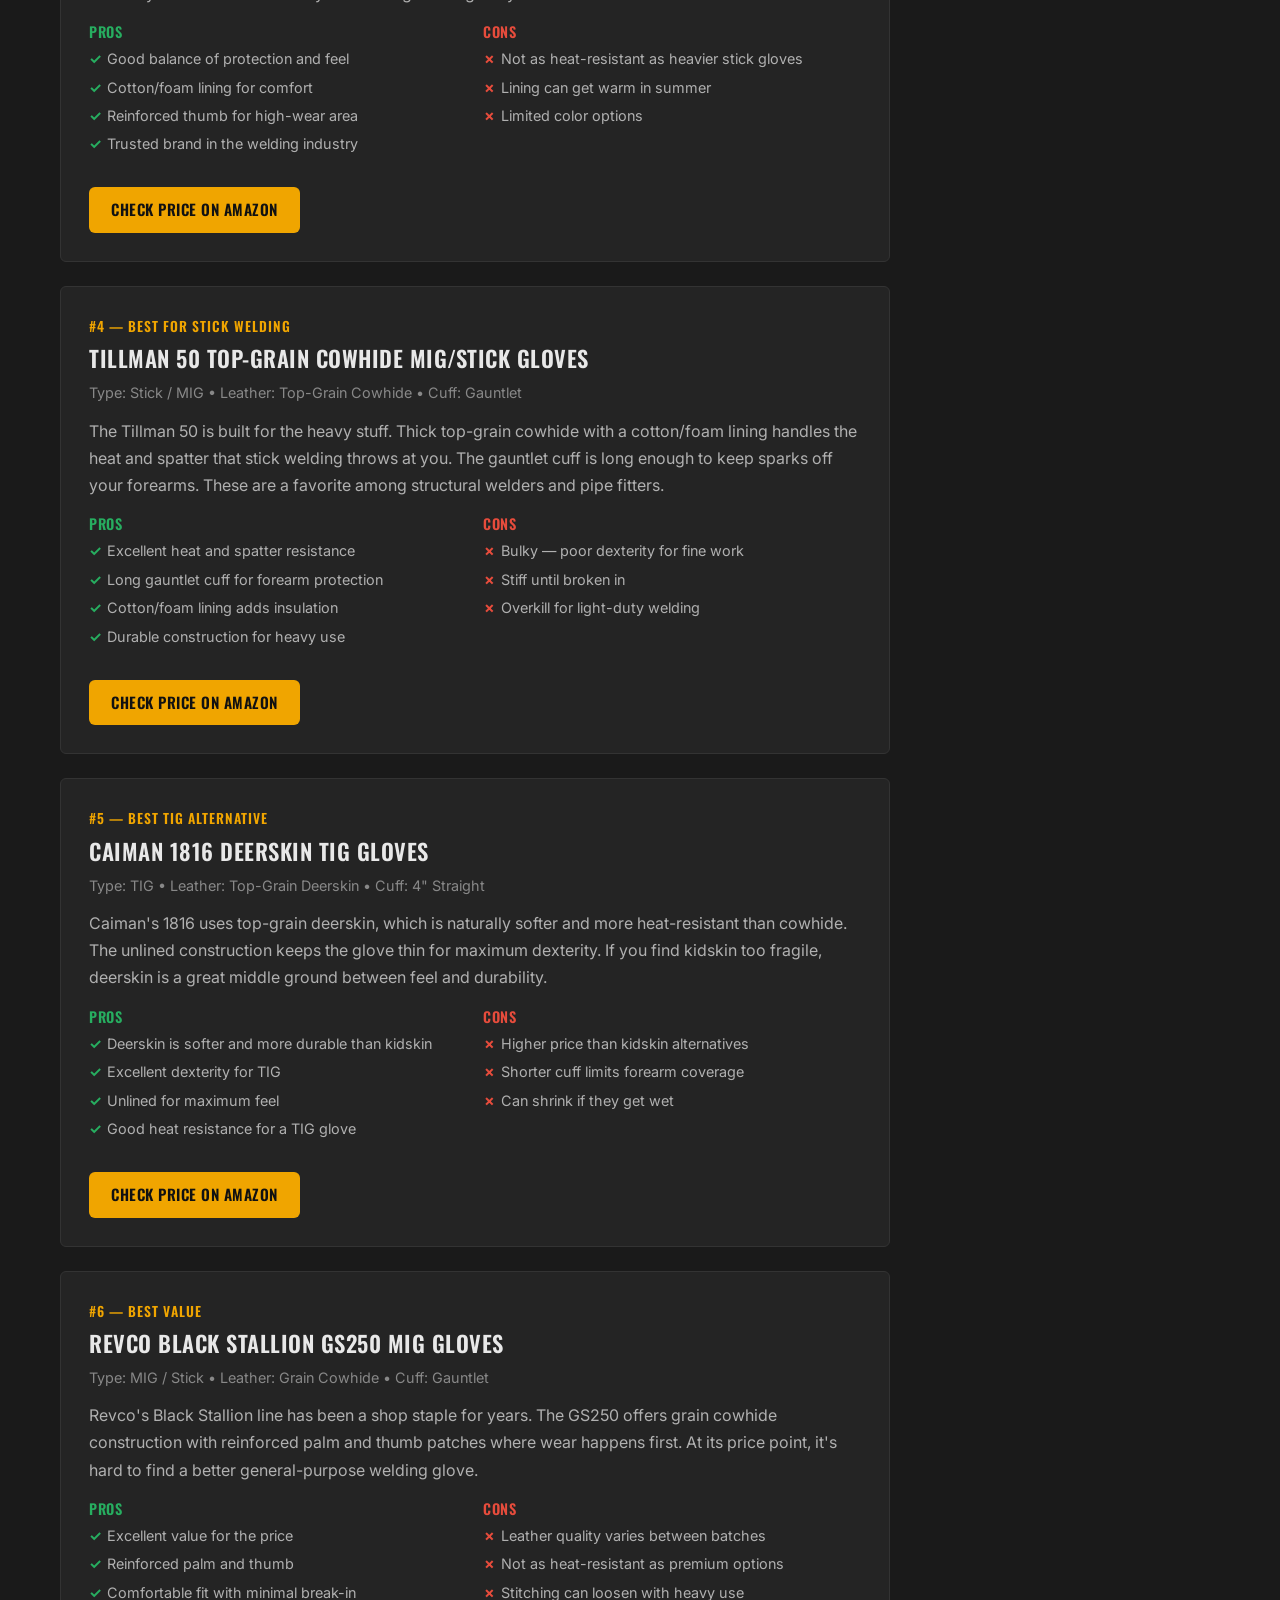
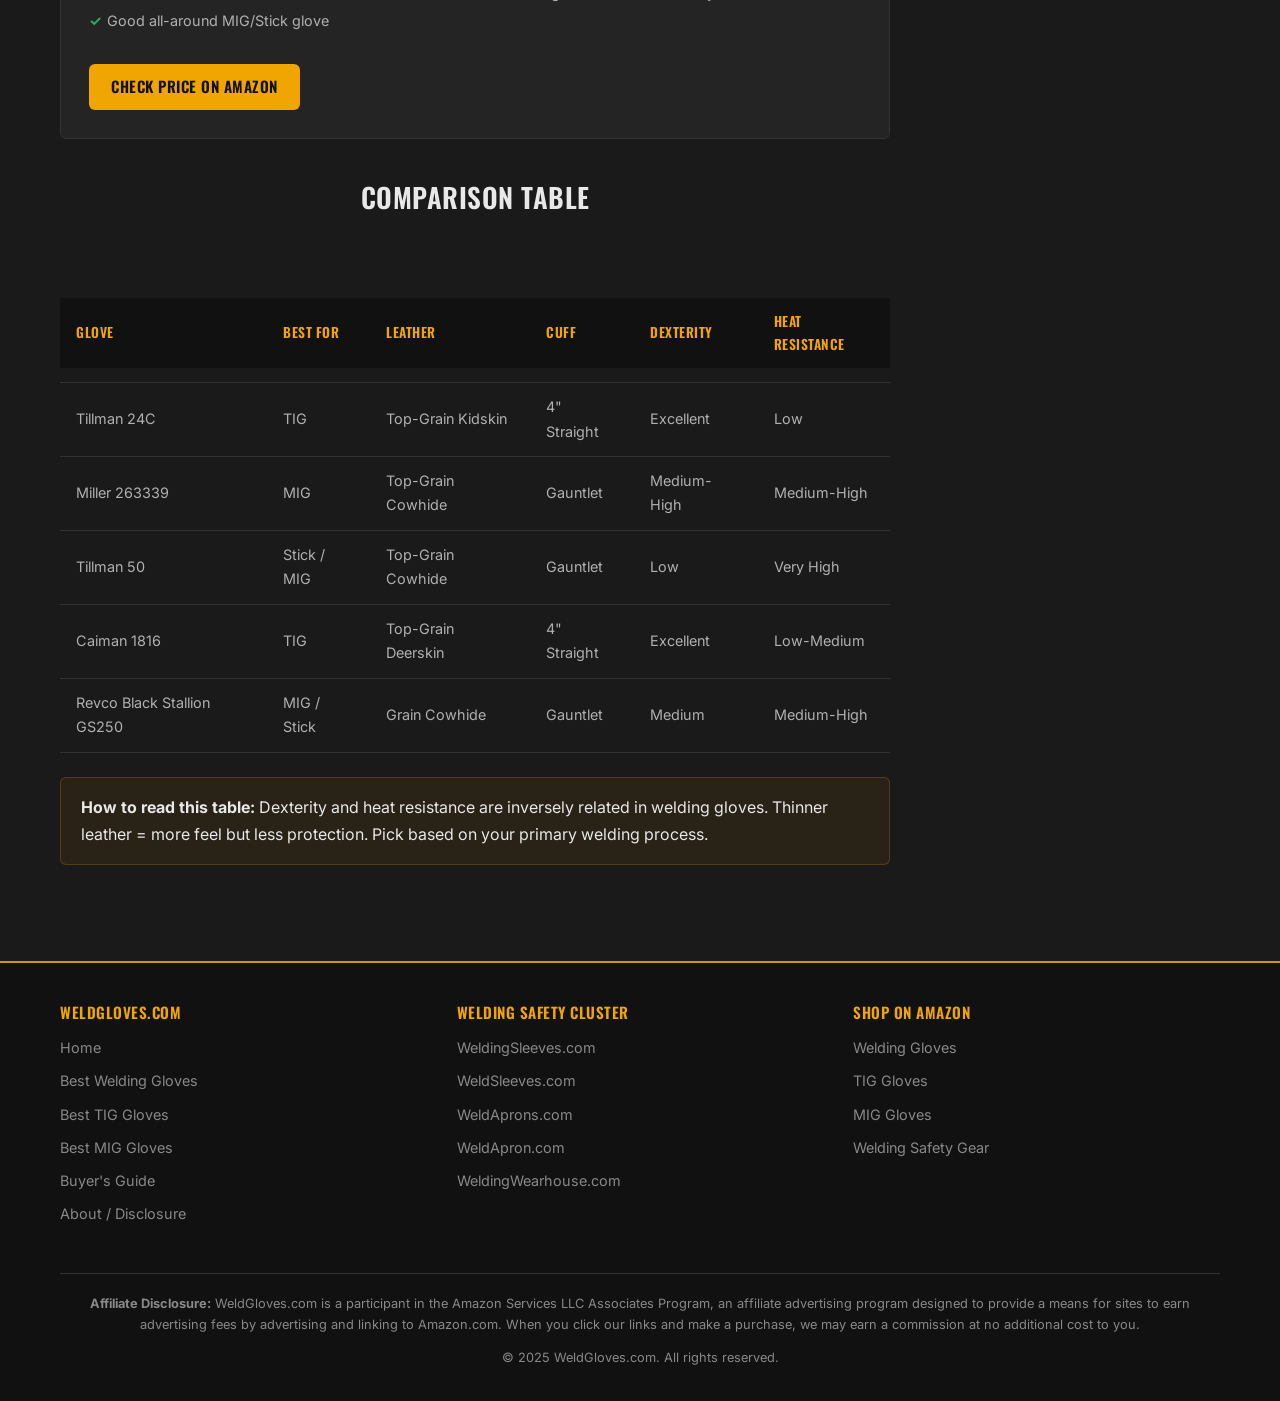
<file: best-welding-gloves.html>
<!DOCTYPE html>
<html lang="en">
<head>
  <meta charset="UTF-8">
  <meta name="viewport" content="width=device-width, initial-scale=1.0">
  <title>6 Best Welding Gloves in 2026 — MIG, TIG &amp; Stick Picks Compared</title>
  <meta name="description" content="We ranked the 6 best welding gloves for 2026 across MIG, TIG, and Stick welding. Full pros/cons, comparison table, and buying links for Lincoln Electric, Tillman, Miller, Caiman, and more.">
  <meta property="og:title" content="6 Best Welding Gloves in 2026 — MIG, TIG & Stick Picks Compared">
  <meta property="og:description" content="Ranked picks for the best welding gloves across all processes. Comparison table, pros/cons, and direct Amazon links.">
  <meta property="og:type" content="article">
  <meta property="og:url" content="https://weldgloves.com/best-welding-gloves.html">
  <link rel="canonical" href="https://weldgloves.com/best-welding-gloves.html">
  <link rel="stylesheet" href="css/style.css">
</head>
<body>

  <header class="site-header">
    <nav class="nav-container">
      <a href="index.html" class="site-logo">Weld<span>Gloves</span></a>
      <button class="hamburger" onclick="document.querySelector('.nav-links').classList.toggle('open')" aria-label="Toggle navigation">
        <span></span><span></span><span></span>
      </button>
      <ul class="nav-links">
        <li><a href="index.html">Home</a></li>
        <li><a href="best-welding-gloves.html" class="active">Best Gloves</a></li>
        <li><a href="best-tig-welding-gloves.html">TIG Gloves</a></li>
        <li><a href="best-mig-welding-gloves.html">MIG Gloves</a></li>
        <li><a href="welding-glove-guide.html">Buyer's Guide</a></li>
        <li><a href="about.html">About</a></li>
      </ul>
    </nav>
  </header>

  <div class="container">
    <div class="breadcrumbs">
      <a href="index.html">Home</a> <span class="sep">/</span> Best Welding Gloves
    </div>
  </div>

  <section class="section">
    <div class="container">
      <div class="content-wrapper">
        <div class="main-content">
          <h1>The 6 Best Welding Gloves in 2026</h1>
          <p>Choosing welding gloves comes down to your process, your budget, and how much dexterity you need. We looked at the most popular and well-reviewed gloves across MIG, TIG, and Stick welding and ranked them based on protection, build quality, comfort, and value.</p>
          <p>Every glove on this list is widely available and comes from a brand with a real track record in the welding industry.</p>

          <!-- Product 1 -->
          <div class="product-card">
            <div class="product-rank">#1 — Best Overall</div>
            <h3>Lincoln Electric K2979 Traditional MIG/Stick Gloves</h3>
            <div class="product-meta">Type: MIG / Stick &bull; Leather: Grain Cowhide &bull; Cuff: Gauntlet</div>
            <p class="product-desc">Lincoln Electric's K2979 is one of the most popular welding gloves on the market for good reason. The grain cowhide construction handles heat and spatter well, and the Kevlar stitching means the seams won't be the first thing to fail. The gauntlet cuff provides solid forearm coverage. These are a workhorse glove for MIG and stick welding.</p>
            <div class="pros-cons">
              <div class="pros">
                <h4>Pros</h4>
                <ul>
                  <li>Kevlar-stitched seams for durability</li>
                  <li>Good heat resistance for MIG/Stick</li>
                  <li>Full gauntlet cuff protects forearms</li>
                  <li>Widely available, consistent quality</li>
                </ul>
              </div>
              <div class="cons">
                <h4>Cons</h4>
                <ul>
                  <li>Too bulky for TIG work</li>
                  <li>Break-in period can be stiff</li>
                  <li>Sizing runs slightly large</li>
                </ul>
              </div>
            </div>
            <div class="product-actions">
              <a href="https://www.amazon.com/s?k=Lincoln+Electric+K2979+welding+gloves&tag=brazenprodu01-20" target="_blank" rel="nofollow sponsored noopener" class="btn btn-amazon">Check Price on Amazon</a>
            </div>
          </div>

          <!-- Product 2 -->
          <div class="product-card">
            <div class="product-rank">#2 — Best for TIG</div>
            <h3>Tillman 24C Top-Grain Kidskin TIG Gloves</h3>
            <div class="product-meta">Type: TIG &bull; Leather: Top-Grain Kidskin &bull; Cuff: 4" Straight</div>
            <p class="product-desc">The Tillman 24C is arguably the most recognized TIG glove in the industry. The top-grain kidskin leather is incredibly thin and soft, giving you the finger dexterity needed to feed filler rod precisely. They won't last as long as heavier gloves, but for TIG work, the feel is hard to beat.</p>
            <div class="pros-cons">
              <div class="pros">
                <h4>Pros</h4>
                <ul>
                  <li>Exceptional dexterity for filler rod feeding</li>
                  <li>Soft, comfortable right out of the box</li>
                  <li>Industry-standard TIG glove</li>
                  <li>Affordable price point</li>
                </ul>
              </div>
              <div class="cons">
                <h4>Cons</h4>
                <ul>
                  <li>Thin leather wears out faster</li>
                  <li>Not suitable for MIG or Stick</li>
                  <li>Shorter cuff offers less forearm protection</li>
                </ul>
              </div>
            </div>
            <div class="product-actions">
              <a href="https://www.amazon.com/s?k=Tillman+24C+TIG+welding+gloves&tag=brazenprodu01-20" target="_blank" rel="nofollow sponsored noopener" class="btn btn-amazon">Check Price on Amazon</a>
            </div>
          </div>

          <!-- Product 3 -->
          <div class="product-card">
            <div class="product-rank">#3 — Best MIG Glove</div>
            <h3>Miller 263339 Classic MIG Gloves</h3>
            <div class="product-meta">Type: MIG &bull; Leather: Top-Grain Cowhide &bull; Cuff: Gauntlet</div>
            <p class="product-desc">Miller's 263339 is a well-rounded MIG glove that balances protection with comfort. The top-grain cowhide is durable without being overly stiff, and the cotton/foam lining adds insulation without killing dexterity. A solid choice for anyone running MIG regularly.</p>
            <div class="pros-cons">
              <div class="pros">
                <h4>Pros</h4>
                <ul>
                  <li>Good balance of protection and feel</li>
                  <li>Cotton/foam lining for comfort</li>
                  <li>Reinforced thumb for high-wear area</li>
                  <li>Trusted brand in the welding industry</li>
                </ul>
              </div>
              <div class="cons">
                <h4>Cons</h4>
                <ul>
                  <li>Not as heat-resistant as heavier stick gloves</li>
                  <li>Lining can get warm in summer</li>
                  <li>Limited color options</li>
                </ul>
              </div>
            </div>
            <div class="product-actions">
              <a href="https://www.amazon.com/s?k=Miller+263339+MIG+welding+gloves&tag=brazenprodu01-20" target="_blank" rel="nofollow sponsored noopener" class="btn btn-amazon">Check Price on Amazon</a>
            </div>
          </div>

          <!-- Product 4 -->
          <div class="product-card">
            <div class="product-rank">#4 — Best for Stick Welding</div>
            <h3>Tillman 50 Top-Grain Cowhide MIG/Stick Gloves</h3>
            <div class="product-meta">Type: Stick / MIG &bull; Leather: Top-Grain Cowhide &bull; Cuff: Gauntlet</div>
            <p class="product-desc">The Tillman 50 is built for the heavy stuff. Thick top-grain cowhide with a cotton/foam lining handles the heat and spatter that stick welding throws at you. The gauntlet cuff is long enough to keep sparks off your forearms. These are a favorite among structural welders and pipe fitters.</p>
            <div class="pros-cons">
              <div class="pros">
                <h4>Pros</h4>
                <ul>
                  <li>Excellent heat and spatter resistance</li>
                  <li>Long gauntlet cuff for forearm protection</li>
                  <li>Cotton/foam lining adds insulation</li>
                  <li>Durable construction for heavy use</li>
                </ul>
              </div>
              <div class="cons">
                <h4>Cons</h4>
                <ul>
                  <li>Bulky — poor dexterity for fine work</li>
                  <li>Stiff until broken in</li>
                  <li>Overkill for light-duty welding</li>
                </ul>
              </div>
            </div>
            <div class="product-actions">
              <a href="https://www.amazon.com/s?k=Tillman+50+welding+gloves&tag=brazenprodu01-20" target="_blank" rel="nofollow sponsored noopener" class="btn btn-amazon">Check Price on Amazon</a>
            </div>
          </div>

          <!-- Product 5 -->
          <div class="product-card">
            <div class="product-rank">#5 — Best TIG Alternative</div>
            <h3>Caiman 1816 Deerskin TIG Gloves</h3>
            <div class="product-meta">Type: TIG &bull; Leather: Top-Grain Deerskin &bull; Cuff: 4" Straight</div>
            <p class="product-desc">Caiman's 1816 uses top-grain deerskin, which is naturally softer and more heat-resistant than cowhide. The unlined construction keeps the glove thin for maximum dexterity. If you find kidskin too fragile, deerskin is a great middle ground between feel and durability.</p>
            <div class="pros-cons">
              <div class="pros">
                <h4>Pros</h4>
                <ul>
                  <li>Deerskin is softer and more durable than kidskin</li>
                  <li>Excellent dexterity for TIG</li>
                  <li>Unlined for maximum feel</li>
                  <li>Good heat resistance for a TIG glove</li>
                </ul>
              </div>
              <div class="cons">
                <h4>Cons</h4>
                <ul>
                  <li>Higher price than kidskin alternatives</li>
                  <li>Shorter cuff limits forearm coverage</li>
                  <li>Can shrink if they get wet</li>
                </ul>
              </div>
            </div>
            <div class="product-actions">
              <a href="https://www.amazon.com/s?k=Caiman+1816+deerskin+TIG+gloves&tag=brazenprodu01-20" target="_blank" rel="nofollow sponsored noopener" class="btn btn-amazon">Check Price on Amazon</a>
            </div>
          </div>

          <!-- Product 6 -->
          <div class="product-card">
            <div class="product-rank">#6 — Best Value</div>
            <h3>Revco Black Stallion GS250 MIG Gloves</h3>
            <div class="product-meta">Type: MIG / Stick &bull; Leather: Grain Cowhide &bull; Cuff: Gauntlet</div>
            <p class="product-desc">Revco's Black Stallion line has been a shop staple for years. The GS250 offers grain cowhide construction with reinforced palm and thumb patches where wear happens first. At its price point, it's hard to find a better general-purpose welding glove.</p>
            <div class="pros-cons">
              <div class="pros">
                <h4>Pros</h4>
                <ul>
                  <li>Excellent value for the price</li>
                  <li>Reinforced palm and thumb</li>
                  <li>Comfortable fit with minimal break-in</li>
                  <li>Good all-around MIG/Stick glove</li>
                </ul>
              </div>
              <div class="cons">
                <h4>Cons</h4>
                <ul>
                  <li>Leather quality varies between batches</li>
                  <li>Not as heat-resistant as premium options</li>
                  <li>Stitching can loosen with heavy use</li>
                </ul>
              </div>
            </div>
            <div class="product-actions">
              <a href="https://www.amazon.com/s?k=Revco+Black+Stallion+GS250+welding+gloves&tag=brazenprodu01-20" target="_blank" rel="nofollow sponsored noopener" class="btn btn-amazon">Check Price on Amazon</a>
            </div>
          </div>

          <!-- Comparison Table -->
          <h2>Comparison Table</h2>
          <div class="comparison-table-wrap">
            <table class="comparison-table">
              <thead>
                <tr>
                  <th>Glove</th>
                  <th>Best For</th>
                  <th>Leather</th>
                  <th>Cuff</th>
                  <th>Dexterity</th>
                  <th>Heat Resistance</th>
                </tr>
              </thead>
              <tbody>
                <tr>
                  <td>Lincoln Electric K2979</td>
                  <td>MIG / Stick</td>
                  <td>Grain Cowhide</td>
                  <td>Gauntlet</td>
                  <td>Medium</td>
                  <td>High</td>
                </tr>
                <tr>
                  <td>Tillman 24C</td>
                  <td>TIG</td>
                  <td>Top-Grain Kidskin</td>
                  <td>4" Straight</td>
                  <td>Excellent</td>
                  <td>Low</td>
                </tr>
                <tr>
                  <td>Miller 263339</td>
                  <td>MIG</td>
                  <td>Top-Grain Cowhide</td>
                  <td>Gauntlet</td>
                  <td>Medium-High</td>
                  <td>Medium-High</td>
                </tr>
                <tr>
                  <td>Tillman 50</td>
                  <td>Stick / MIG</td>
                  <td>Top-Grain Cowhide</td>
                  <td>Gauntlet</td>
                  <td>Low</td>
                  <td>Very High</td>
                </tr>
                <tr>
                  <td>Caiman 1816</td>
                  <td>TIG</td>
                  <td>Top-Grain Deerskin</td>
                  <td>4" Straight</td>
                  <td>Excellent</td>
                  <td>Low-Medium</td>
                </tr>
                <tr>
                  <td>Revco Black Stallion GS250</td>
                  <td>MIG / Stick</td>
                  <td>Grain Cowhide</td>
                  <td>Gauntlet</td>
                  <td>Medium</td>
                  <td>Medium-High</td>
                </tr>
              </tbody>
            </table>
          </div>

          <div class="info-box">
            <p><strong>How to read this table:</strong> Dexterity and heat resistance are inversely related in welding gloves. Thinner leather = more feel but less protection. Pick based on your primary welding process.</p>
          </div>

        </div>

        <!-- Sidebar -->
        <aside class="sidebar">
          <div class="sidebar-block">
            <h4>Related Guides</h4>
            <ul>
              <li><a href="best-tig-welding-gloves.html">Best TIG Welding Gloves</a></li>
              <li><a href="best-mig-welding-gloves.html">Best MIG Welding Gloves</a></li>
              <li><a href="welding-glove-guide.html">Welding Glove Buyer's Guide</a></li>
            </ul>
          </div>
          <div class="sidebar-block">
            <h4>Jump to Glove</h4>
            <ul>
              <li><a href="#">#1 Lincoln Electric K2979</a></li>
              <li><a href="#">#2 Tillman 24C</a></li>
              <li><a href="#">#3 Miller 263339</a></li>
              <li><a href="#">#4 Tillman 50</a></li>
              <li><a href="#">#5 Caiman 1816</a></li>
              <li><a href="#">#6 Revco Black Stallion</a></li>
            </ul>
          </div>
          <div class="sidebar-block">
            <h4>Shop on Amazon</h4>
            <ul>
              <li><a href="https://www.amazon.com/s?k=welding+gloves&tag=brazenprodu01-20" target="_blank" rel="nofollow sponsored noopener">All Welding Gloves</a></li>
              <li><a href="https://www.amazon.com/s?k=TIG+welding+gloves&tag=brazenprodu01-20" target="_blank" rel="nofollow sponsored noopener">TIG Gloves</a></li>
              <li><a href="https://www.amazon.com/s?k=MIG+welding+gloves&tag=brazenprodu01-20" target="_blank" rel="nofollow sponsored noopener">MIG Gloves</a></li>
            </ul>
          </div>
        </aside>
      </div>
    </div>
  </section>

  <footer class="site-footer">
    <div class="container">
      <div class="footer-grid">
        <div class="footer-col">
          <h4>WeldGloves.com</h4>
          <ul>
            <li><a href="index.html">Home</a></li>
            <li><a href="best-welding-gloves.html">Best Welding Gloves</a></li>
            <li><a href="best-tig-welding-gloves.html">Best TIG Gloves</a></li>
            <li><a href="best-mig-welding-gloves.html">Best MIG Gloves</a></li>
            <li><a href="welding-glove-guide.html">Buyer's Guide</a></li>
            <li><a href="about.html">About / Disclosure</a></li>
          </ul>
        </div>
        <div class="footer-col">
          <h4>Welding Safety Cluster</h4>
          <ul>
            <li><a href="https://weldingsleeves.com" target="_blank" rel="noopener">WeldingSleeves.com</a></li>
            <li><a href="https://weldsleeves.com" target="_blank" rel="noopener">WeldSleeves.com</a></li>
            <li><a href="https://weldaprons.com" target="_blank" rel="noopener">WeldAprons.com</a></li>
            <li><a href="https://weldapron.com" target="_blank" rel="noopener">WeldApron.com</a></li>
            <li><a href="https://weldingwearhouse.com" target="_blank" rel="noopener">WeldingWearhouse.com</a></li>
          </ul>
        </div>
        <div class="footer-col">
          <h4>Shop on Amazon</h4>
          <ul>
            <li><a href="https://www.amazon.com/s?k=welding+gloves&tag=brazenprodu01-20" target="_blank" rel="nofollow sponsored noopener">Welding Gloves</a></li>
            <li><a href="https://www.amazon.com/s?k=TIG+welding+gloves&tag=brazenprodu01-20" target="_blank" rel="nofollow sponsored noopener">TIG Gloves</a></li>
            <li><a href="https://www.amazon.com/s?k=MIG+welding+gloves&tag=brazenprodu01-20" target="_blank" rel="nofollow sponsored noopener">MIG Gloves</a></li>
            <li><a href="https://www.amazon.com/s?k=welding+safety+gear&tag=brazenprodu01-20" target="_blank" rel="nofollow sponsored noopener">Welding Safety Gear</a></li>
          </ul>
        </div>
      </div>
      <div class="footer-disclosure">
        <p><strong>Affiliate Disclosure:</strong> WeldGloves.com is a participant in the Amazon Services LLC Associates Program, an affiliate advertising program designed to provide a means for sites to earn advertising fees by advertising and linking to Amazon.com. When you click our links and make a purchase, we may earn a commission at no additional cost to you.</p>
        <p>&copy; 2025 WeldGloves.com. All rights reserved.</p>
      </div>
    </div>
  </footer>

</body>
</html>
</file>
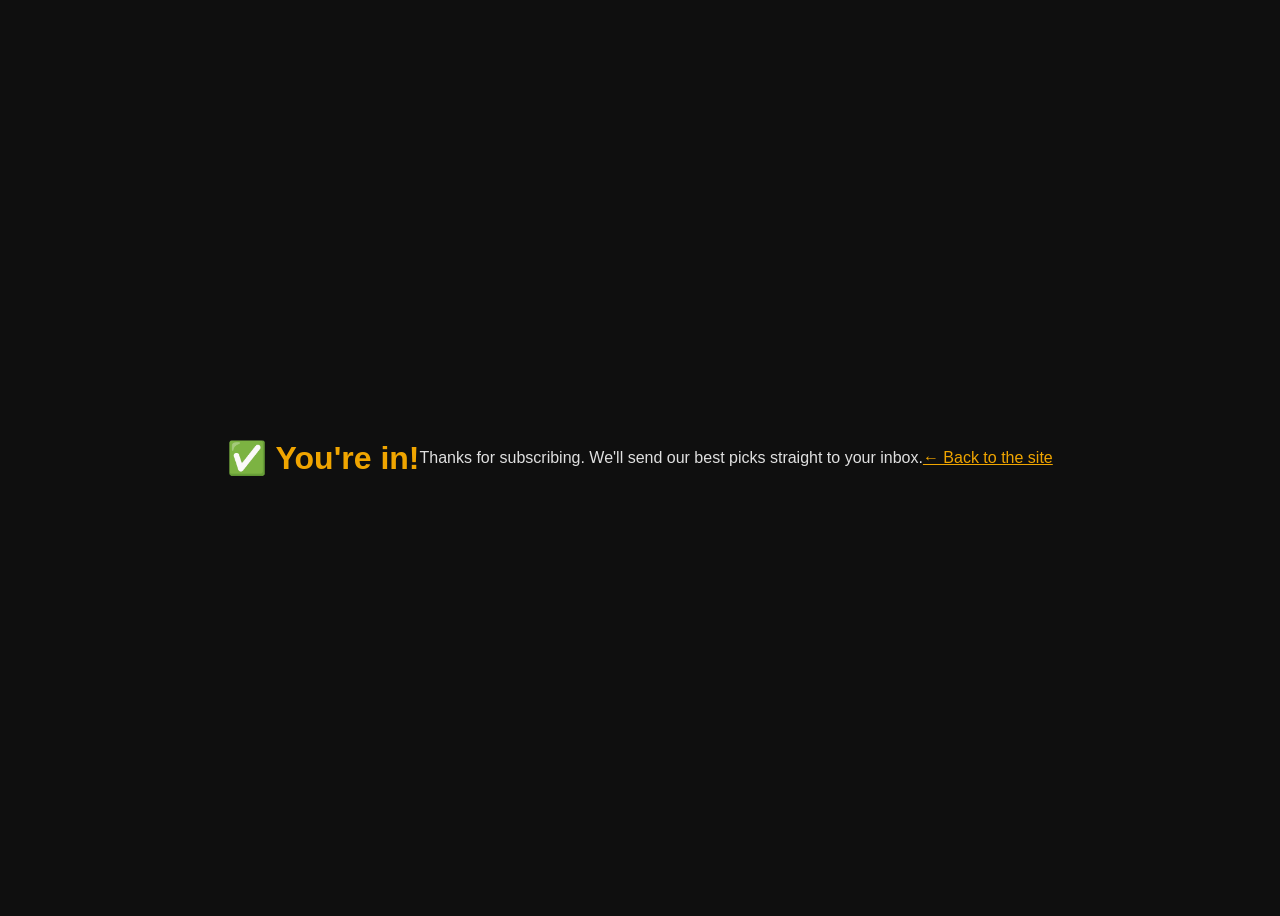
<file: thanks.html>
<!doctype html>
<html lang="en">
<head>
<meta charset="utf-8">
<title>Thanks! — weldgloves.com</title>
<meta name="robots" content="noindex">
<style>
body { font-family: sans-serif; background: #0f0f0f; color: #e0e0e0; display: flex; align-items: center; justify-content: center; min-height: 100vh; text-align: center; }
h1 { color: #f0a500; }
a { color: #f0a500; }
</style>
</head>
<body>
<h1>✅ You're in!</h1>
<p>Thanks for subscribing. We'll send our best picks straight to your inbox.</p>
<p><a href="/">← Back to the site</a></p>
</body>
</html>
</file>
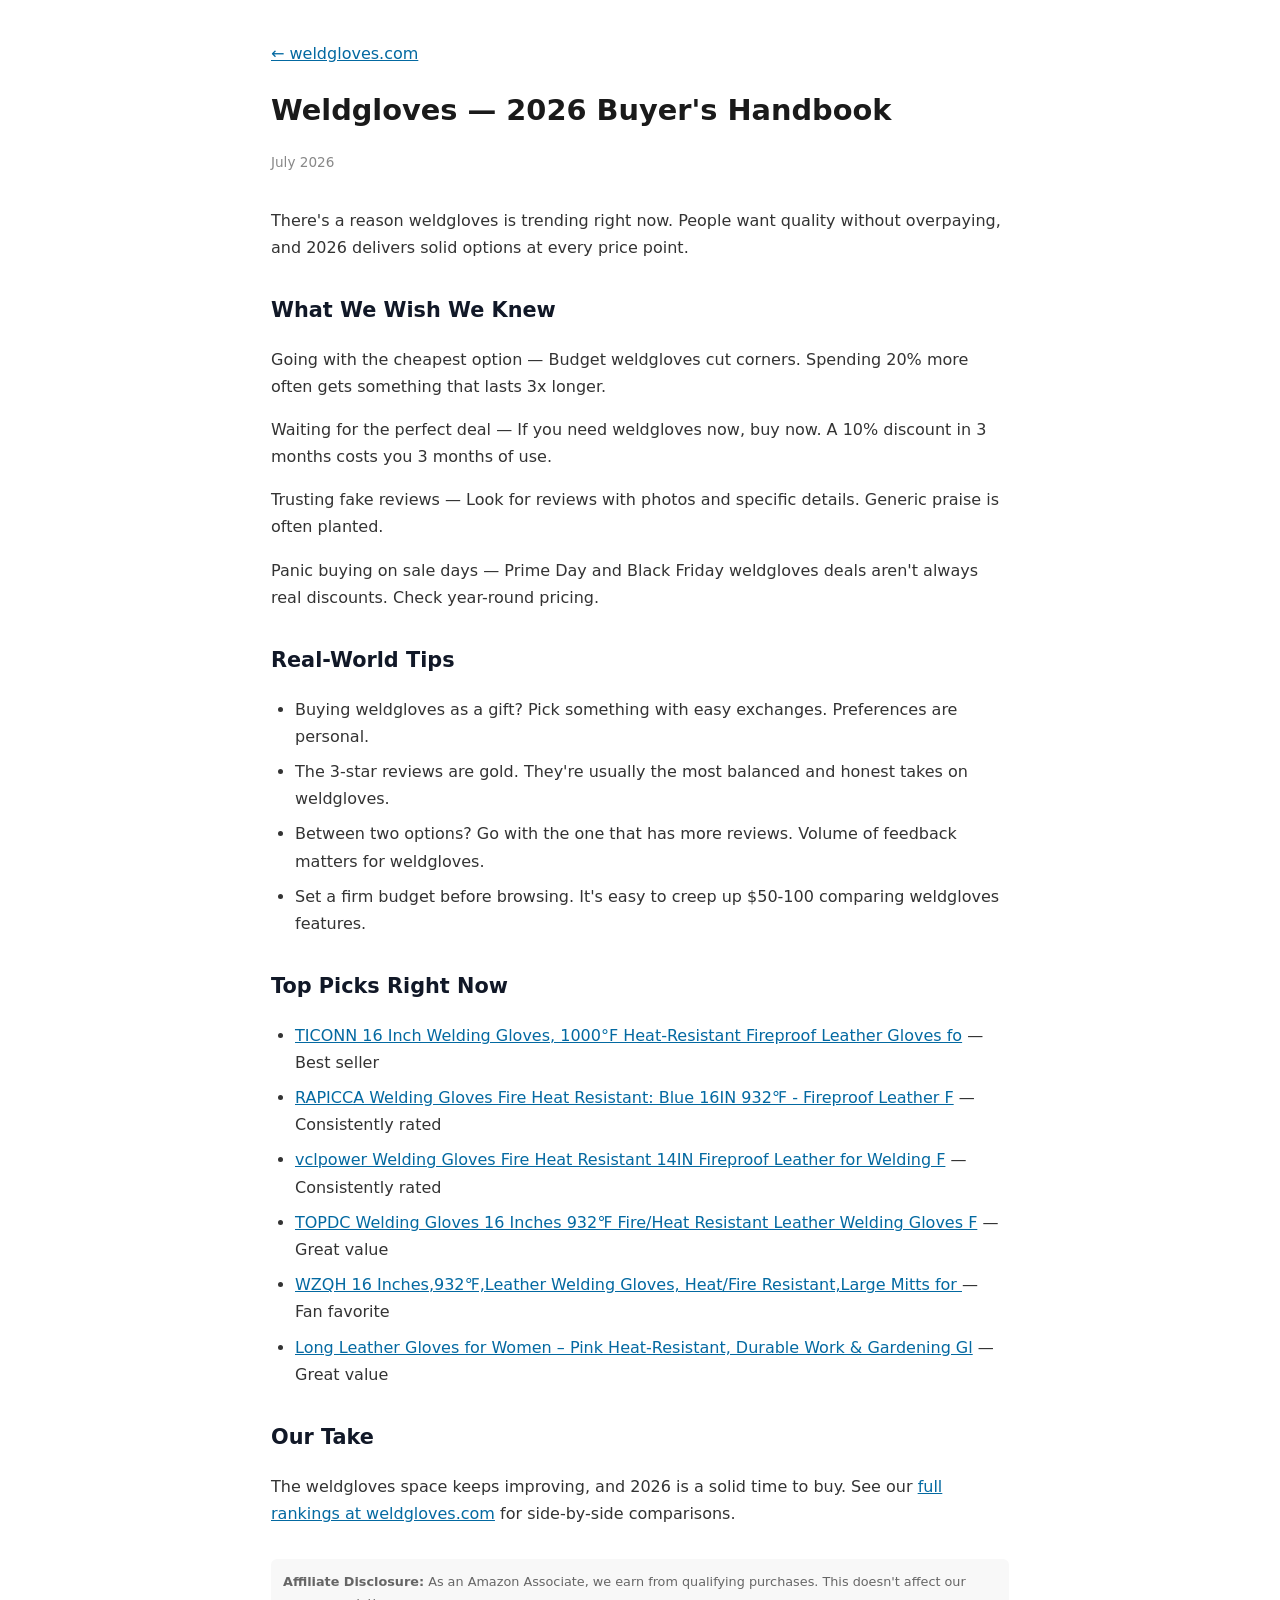
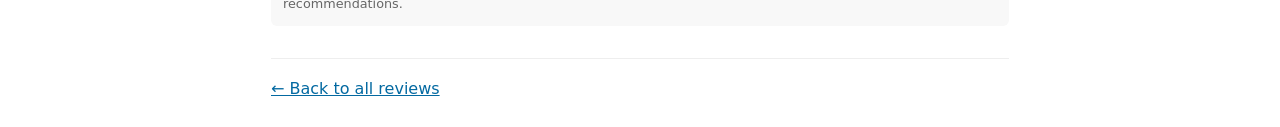
<file: weldgloves-buyers-handbook-2026.html>
<!DOCTYPE html>
<html lang="en">
<head>
<meta charset="UTF-8"><meta name="viewport" content="width=device-width,initial-scale=1.0">
<title>Weldgloves — 2026 Buyer's Handbook | weldgloves.com</title>
<meta name="description" content="Honest weldgloves guide for 2026. Real comparisons, no fluff. Updated July 2026.">
<link rel="canonical" href="https://weldgloves.com/weldgloves-buyers-handbook-2026.html">
<script type="application/ld+json">{"@context":"https://schema.org","@type":"Article","headline":"Weldgloves — 2026 Buyer's Handbook","datePublished":"2026-07-01","dateModified":"2026-07-01","publisher":{"@type":"Organization","name":"weldgloves.com"}}</script>
<style>body{max-width:738px;margin:0 auto;padding:24px;font-family:-apple-system,BlinkMacSystemFont,'Segoe UI',system-ui,sans-serif;line-height:1.7;color:#333}h1{font-size:1.8rem;color:#1a1a1a;margin-bottom:.5rem}h2{font-size:1.3rem;color:#111827;margin-top:2rem}a{color:#0369a1}.date{color:#888;font-size:.85rem;margin-bottom:2rem}.back{margin-top:2rem;padding-top:1rem;border-top:1px solid #eee}p{margin:1rem 0}ul,ol{margin:1rem 0;padding-left:1.5rem}li{margin:.5rem 0}.disc{background:#f8f8f8;padding:12px;border-radius:6px;font-size:.8rem;color:#666;margin-top:2rem}</style>
</head>
<body>
<p><a href="/">← weldgloves.com</a></p>
<h1>Weldgloves — 2026 Buyer's Handbook</h1>
<p class="date">July 2026</p>
<p>There's a reason weldgloves is trending right now. People want quality without overpaying, and 2026 delivers solid options at every price point.</p>
<h2>What We Wish We Knew</h2>
<p>Going with the cheapest option — Budget weldgloves cut corners. Spending 20% more often gets something that lasts 3x longer.</p>
<p>Waiting for the perfect deal — If you need weldgloves now, buy now. A 10% discount in 3 months costs you 3 months of use.</p>
<p>Trusting fake reviews — Look for reviews with photos and specific details. Generic praise is often planted.</p>
<p>Panic buying on sale days — Prime Day and Black Friday weldgloves deals aren't always real discounts. Check year-round pricing.</p>
<h2>Real-World Tips</h2>
<ul>
  <li>Buying weldgloves as a gift? Pick something with easy exchanges. Preferences are personal.</li>
  <li>The 3-star reviews are gold. They're usually the most balanced and honest takes on weldgloves.</li>
  <li>Between two options? Go with the one that has more reviews. Volume of feedback matters for weldgloves.</li>
  <li>Set a firm budget before browsing. It's easy to creep up $50-100 comparing weldgloves features.</li>
</ul>
<h2>Top Picks Right Now</h2>
<ul>
  <li><a href="https://www.amazon.com/dp/B0D3MBCDWZ/?tag=brazenprodu01-20">TICONN 16 Inch Welding Gloves, 1000°F Heat-Resistant Fireproof Leather Gloves fo</a> — Best seller</li>
  <li><a href="https://www.amazon.com/dp/B01N1VJDIQ/?tag=brazenprodu01-20">RAPICCA Welding Gloves Fire Heat Resistant: Blue 16IN 932℉ - Fireproof Leather F</a> — Consistently rated</li>
  <li><a href="https://www.amazon.com/dp/B0FRXP4ZNG/?tag=brazenprodu01-20">vclpower Welding Gloves Fire Heat Resistant 14IN Fireproof Leather for Welding F</a> — Consistently rated</li>
  <li><a href="https://www.amazon.com/dp/B08S2XCH5V/?tag=brazenprodu01-20">TOPDC Welding Gloves 16 Inches 932℉ Fire/Heat Resistant Leather Welding Gloves F</a> — Great value</li>
  <li><a href="https://www.amazon.com/dp/B07RX7TNBY/?tag=brazenprodu01-20">WZQH 16 Inches,932℉,Leather Welding Gloves, Heat/Fire Resistant,Large Mitts for </a> — Fan favorite</li>
  <li><a href="https://www.amazon.com/dp/B0FZ99MKW4/?tag=brazenprodu01-20">Long Leather Gloves for Women – Pink Heat-Resistant, Durable Work & Gardening Gl</a> — Great value</li>
</ul>
<h2>Our Take</h2>
<p>The weldgloves space keeps improving, and 2026 is a solid time to buy. See our <a href="/">full rankings at weldgloves.com</a> for side-by-side comparisons.</p>

<div class="disc"><strong>Affiliate Disclosure:</strong> As an Amazon Associate, we earn from qualifying purchases. This doesn't affect our recommendations.</div>
<div class="back"><a href="/">← Back to all reviews</a></div>
</body></html>
</file>
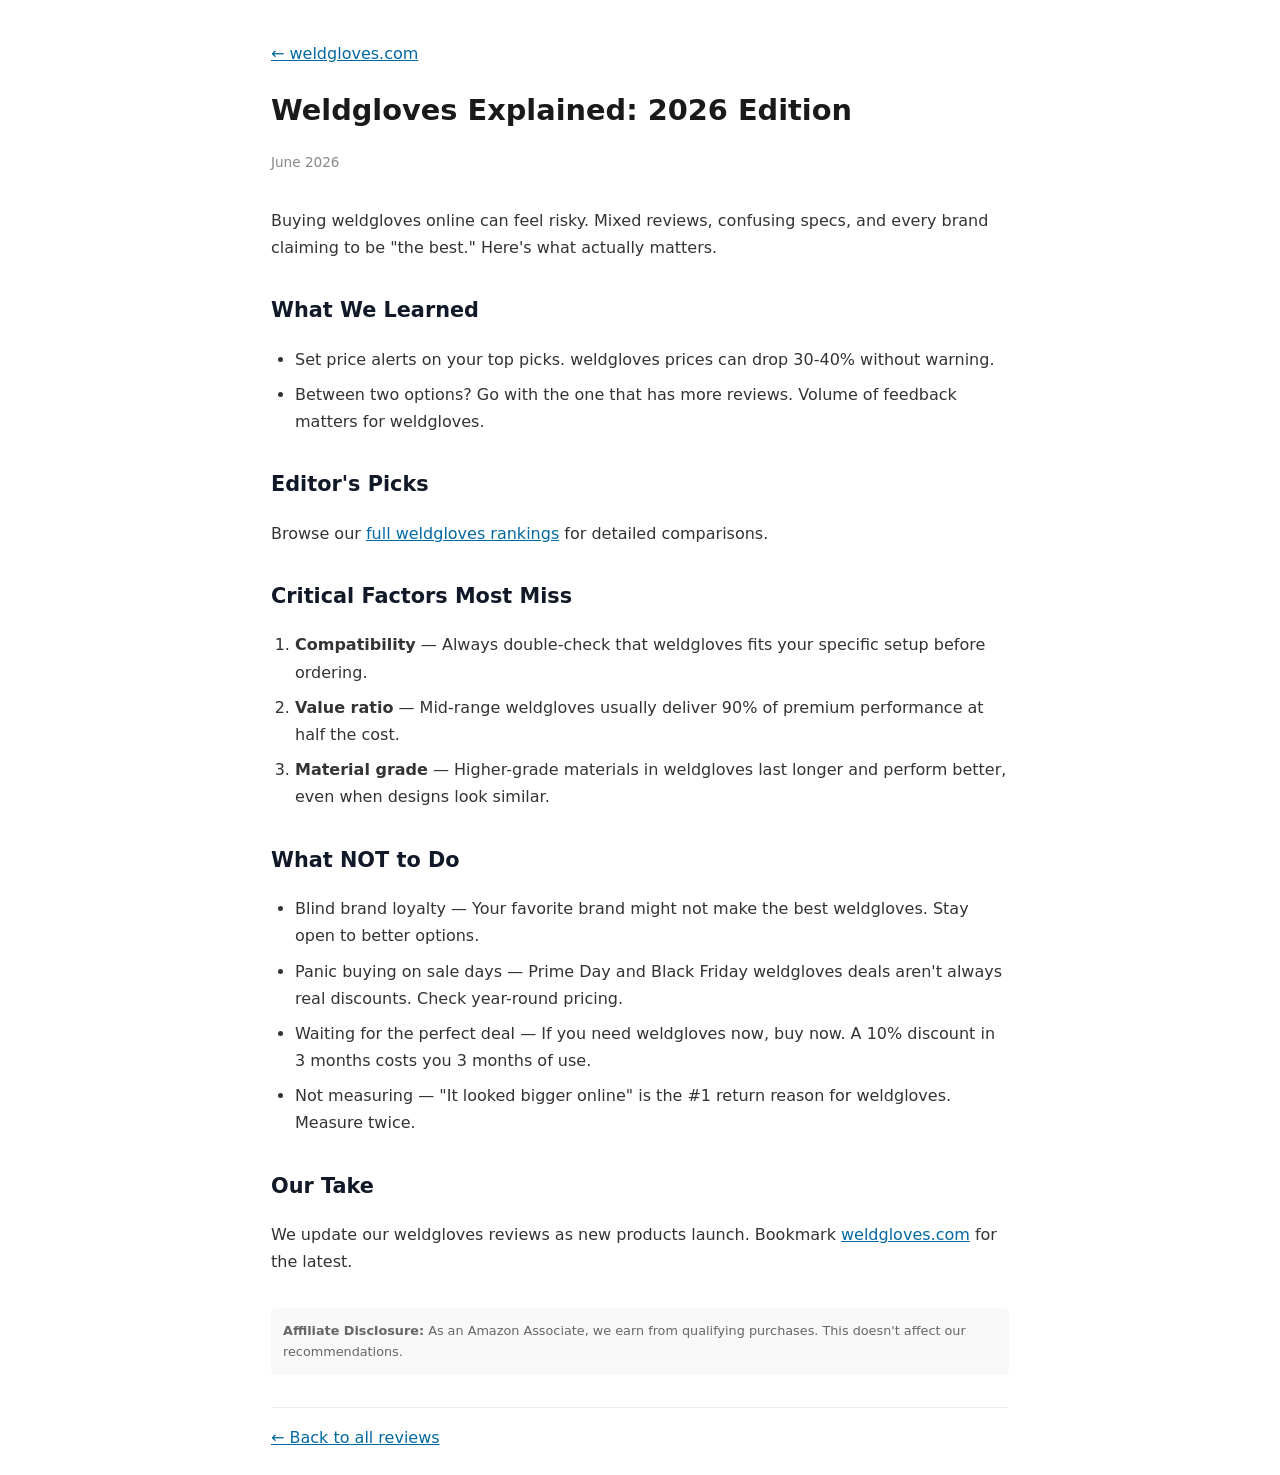
<file: weldgloves-explained-2026.html>
<!DOCTYPE html>
<html lang="en">
<head>
<meta charset="UTF-8"><meta name="viewport" content="width=device-width,initial-scale=1.0">
<title>Weldgloves Explained: 2026 Edition | weldgloves.com</title>
<meta name="description" content="weldgloves shopping in 2026 simplified. Our guide has you covered.">
<link rel="canonical" href="https://weldgloves.com/weldgloves-explained-2026.html">
<script type="application/ld+json">{"@context":"https://schema.org","@type":"Article","headline":"Weldgloves Explained: 2026 Edition","datePublished":"2026-06-29","dateModified":"2026-06-29","publisher":{"@type":"Organization","name":"weldgloves.com"}}</script>
<style>body{max-width:738px;margin:0 auto;padding:24px;font-family:-apple-system,BlinkMacSystemFont,'Segoe UI',system-ui,sans-serif;line-height:1.7;color:#333}h1{font-size:1.8rem;color:#1a1a1a;margin-bottom:.5rem}h2{font-size:1.3rem;color:#111827;margin-top:2rem}a{color:#0369a1}.date{color:#888;font-size:.85rem;margin-bottom:2rem}.back{margin-top:2rem;padding-top:1rem;border-top:1px solid #eee}p{margin:1rem 0}ul,ol{margin:1rem 0;padding-left:1.5rem}li{margin:.5rem 0}.disc{background:#f8f8f8;padding:12px;border-radius:6px;font-size:.8rem;color:#666;margin-top:2rem}</style>
</head>
<body>
<p><a href="/">← weldgloves.com</a></p>
<h1>Weldgloves Explained: 2026 Edition</h1>
<p class="date">June 2026</p>
<p>Buying weldgloves online can feel risky. Mixed reviews, confusing specs, and every brand claiming to be "the best." Here's what actually matters.</p>
<h2>What We Learned</h2>
<ul>
  <li>Set price alerts on your top picks. weldgloves prices can drop 30-40% without warning.</li>
  <li>Between two options? Go with the one that has more reviews. Volume of feedback matters for weldgloves.</li>
</ul>
<h2>Editor's Picks</h2>
<p>Browse our <a href="/">full weldgloves rankings</a> for detailed comparisons.</p>
<h2>Critical Factors Most Miss</h2>
<ol>
  <li><strong>Compatibility</strong> — Always double-check that weldgloves fits your specific setup before ordering.</li>
  <li><strong>Value ratio</strong> — Mid-range weldgloves usually deliver 90% of premium performance at half the cost.</li>
  <li><strong>Material grade</strong> — Higher-grade materials in weldgloves last longer and perform better, even when designs look similar.</li>
</ol>
<h2>What NOT to Do</h2>
<ul>
  <li>Blind brand loyalty — Your favorite brand might not make the best weldgloves. Stay open to better options.</li>
  <li>Panic buying on sale days — Prime Day and Black Friday weldgloves deals aren't always real discounts. Check year-round pricing.</li>
  <li>Waiting for the perfect deal — If you need weldgloves now, buy now. A 10% discount in 3 months costs you 3 months of use.</li>
  <li>Not measuring — "It looked bigger online" is the #1 return reason for weldgloves. Measure twice.</li>
</ul>
<h2>Our Take</h2>
<p>We update our weldgloves reviews as new products launch. Bookmark <a href="https://weldgloves.com/">weldgloves.com</a> for the latest.</p>

<div class="disc"><strong>Affiliate Disclosure:</strong> As an Amazon Associate, we earn from qualifying purchases. This doesn't affect our recommendations.</div>
<div class="back"><a href="/">← Back to all reviews</a></div>
</body></html>
</file>
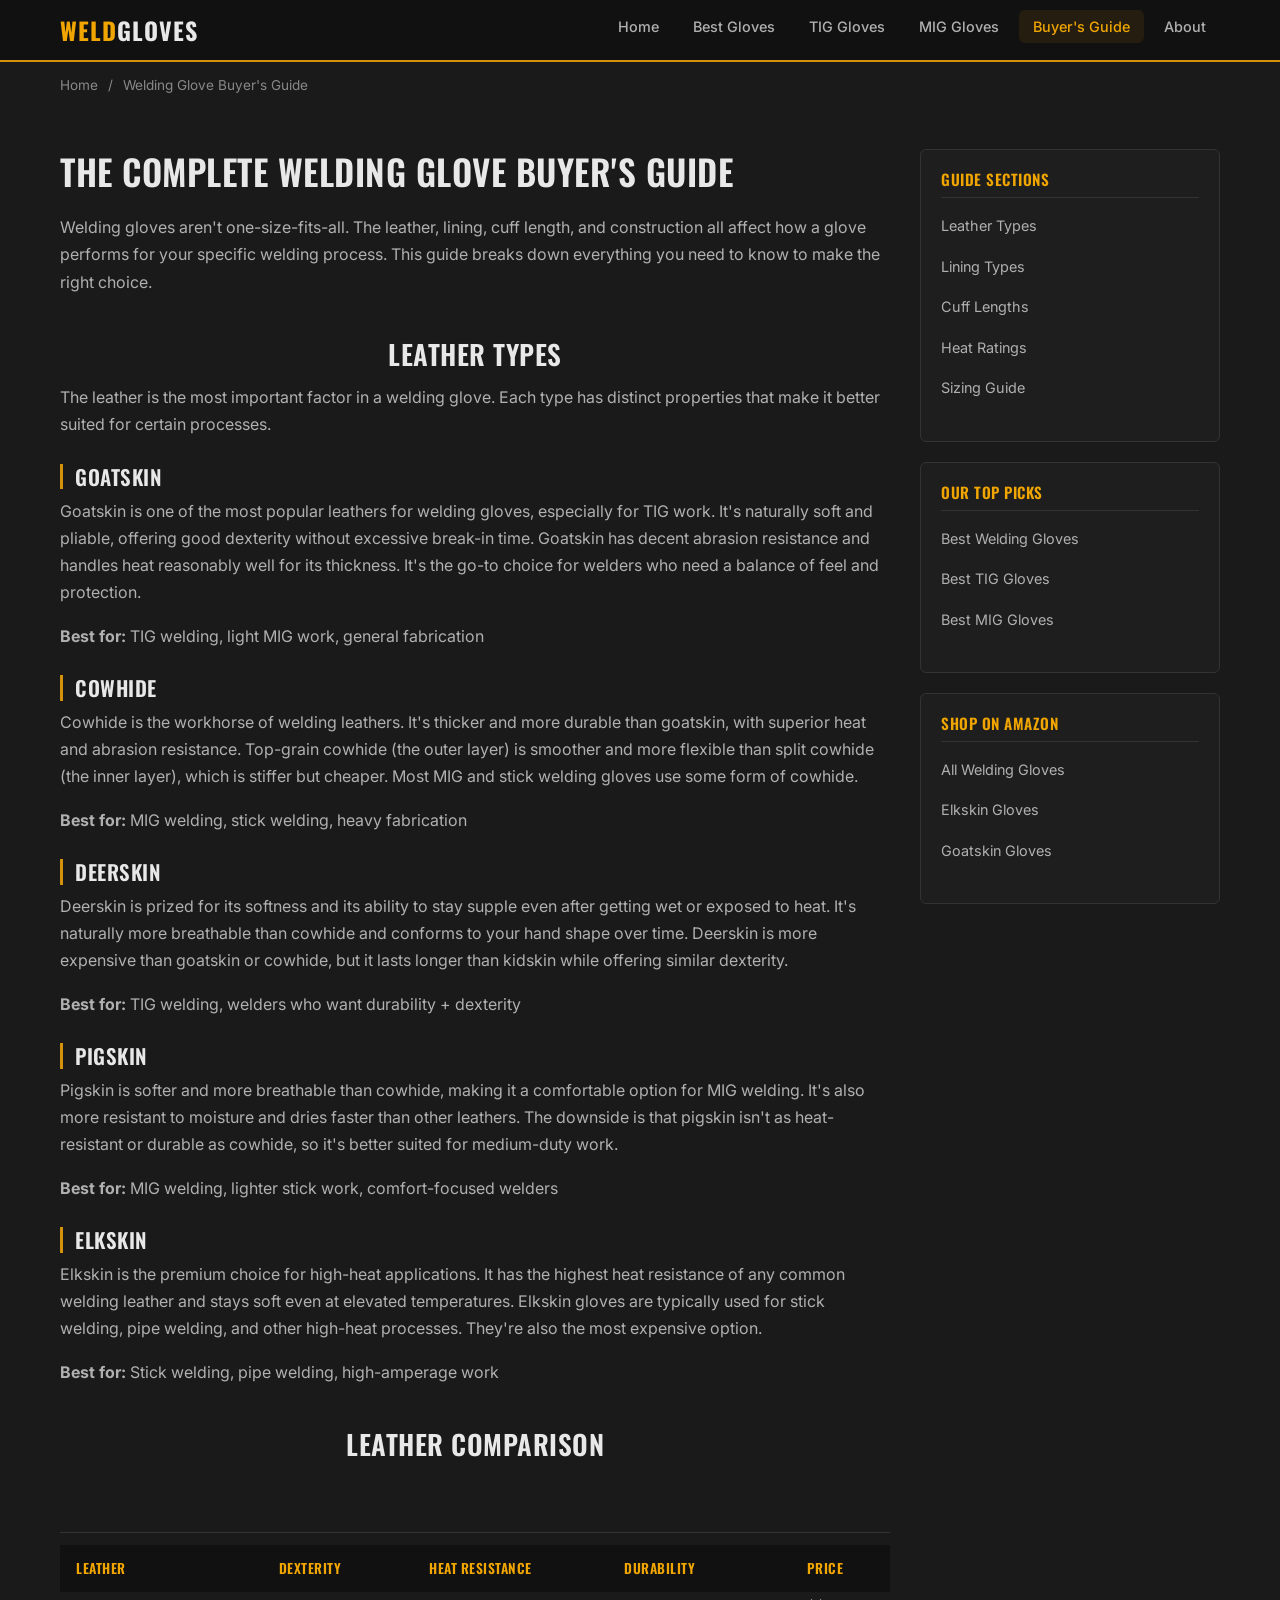
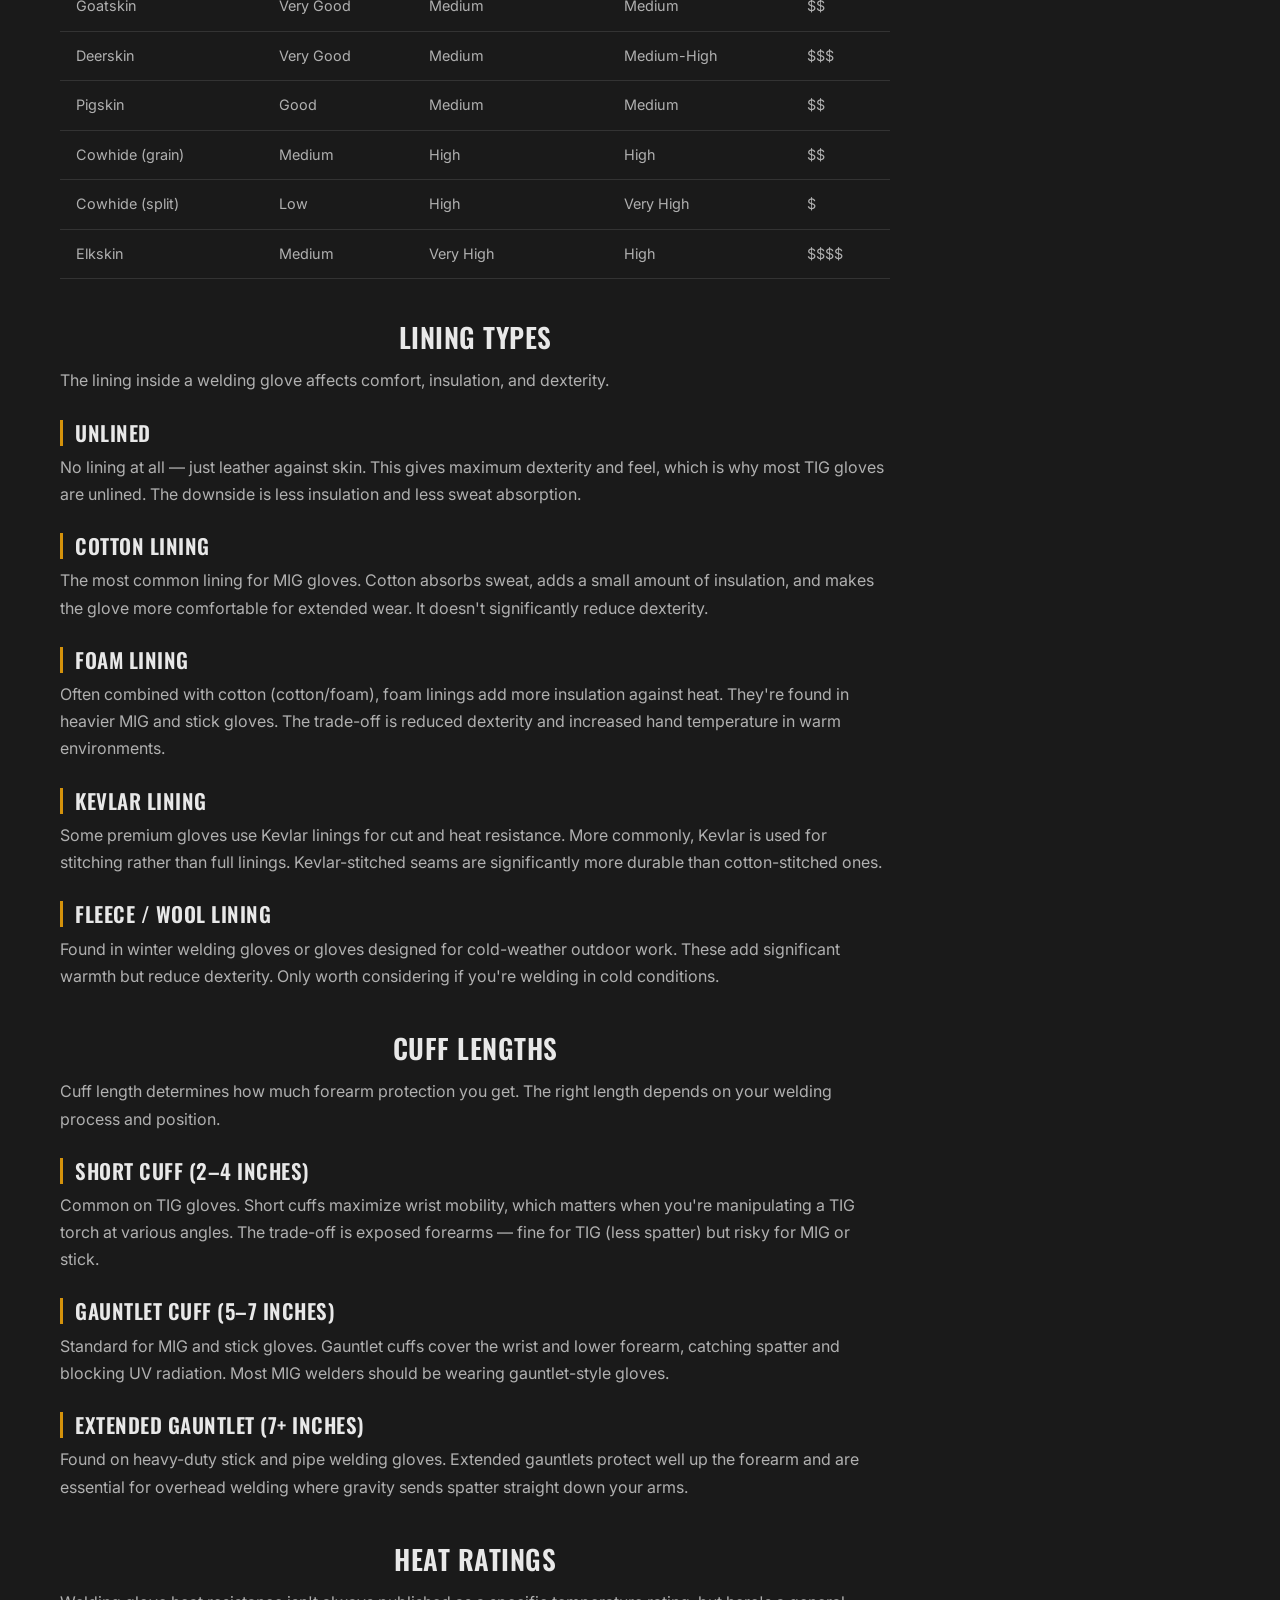
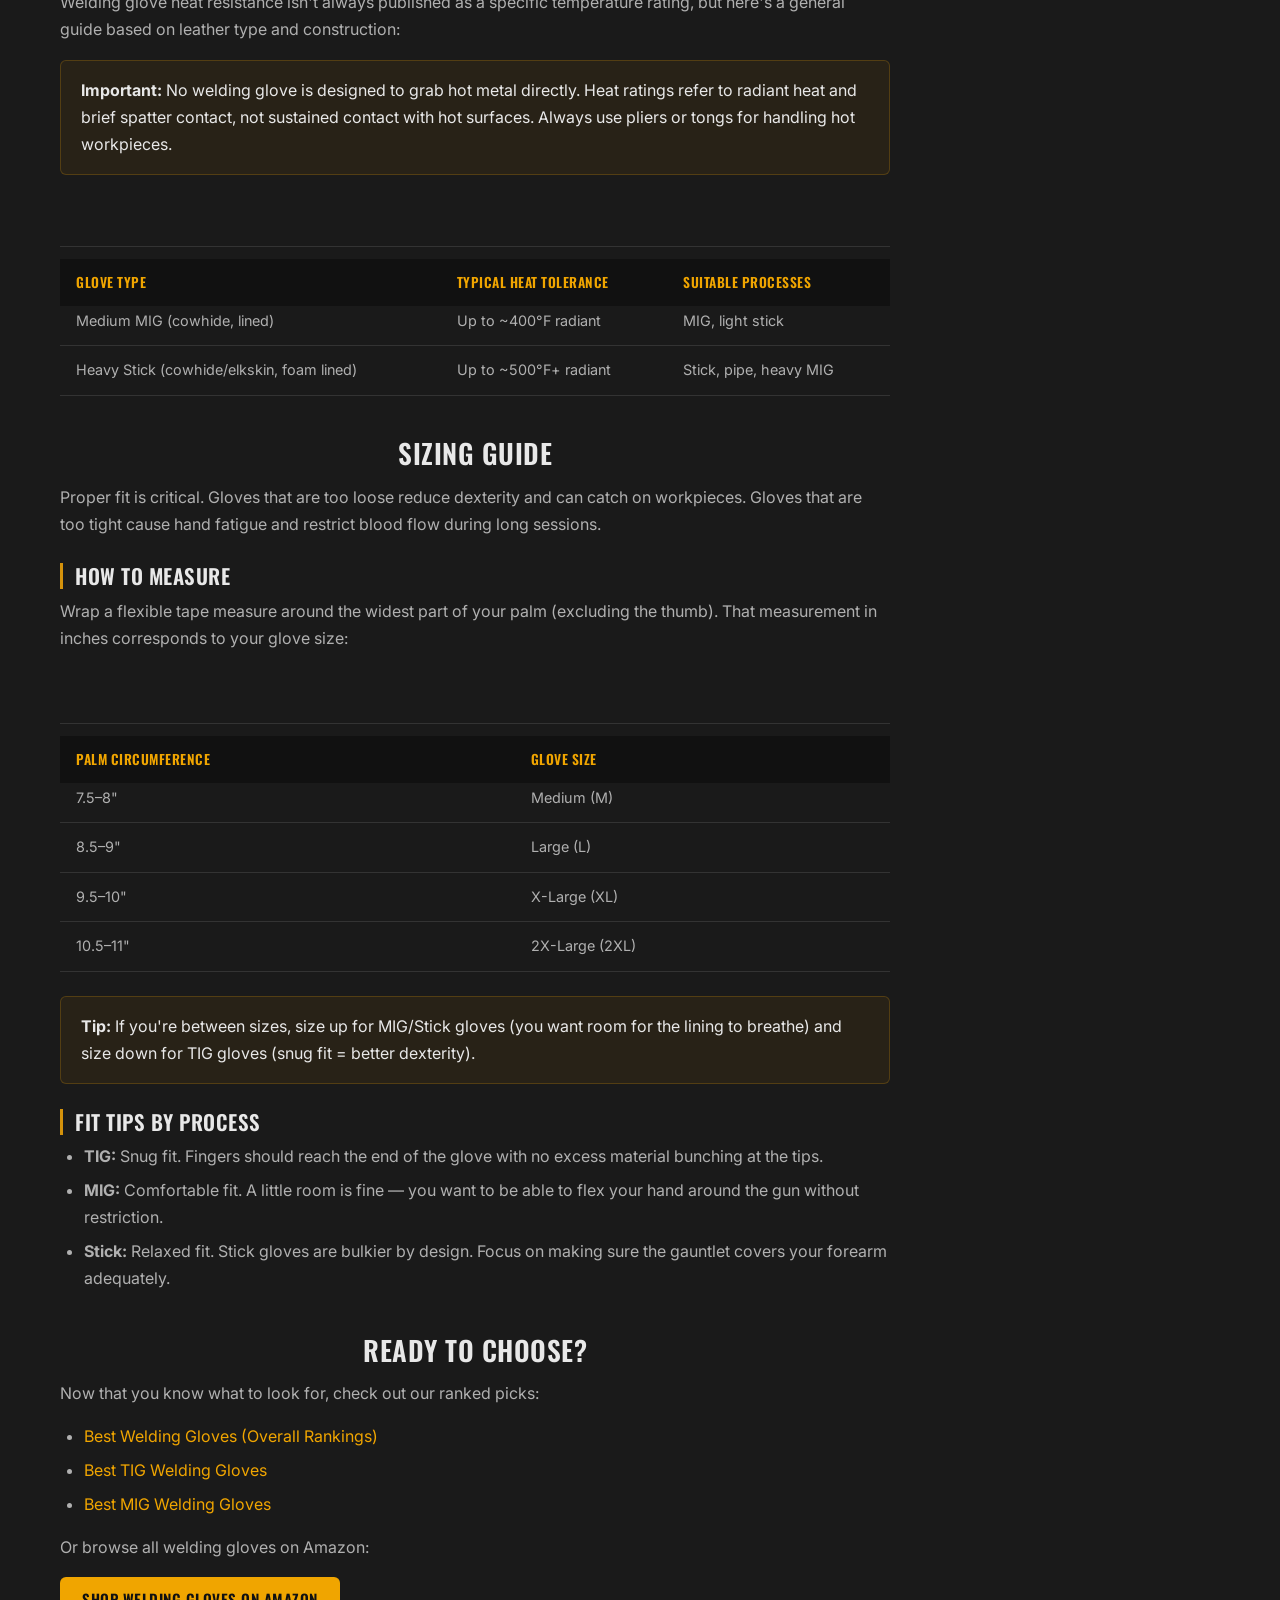
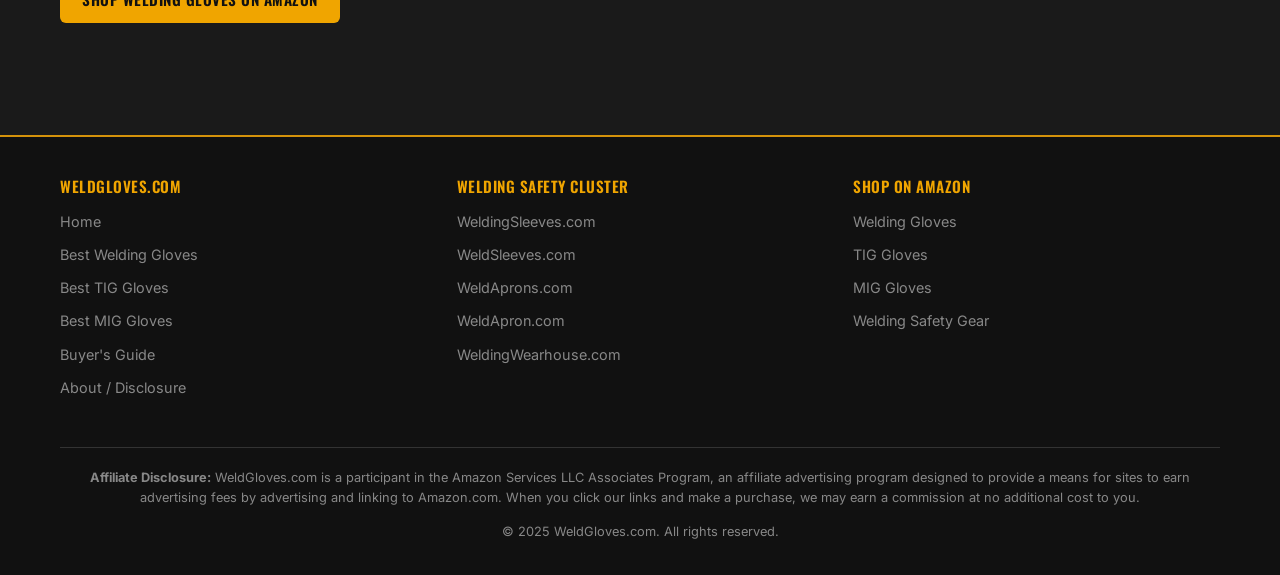
<file: welding-glove-guide.html>
<!DOCTYPE html>
<html lang="en">
<head>
  <meta charset="UTF-8">
  <meta name="viewport" content="width=device-width, initial-scale=1.0">
  <title>Welding Glove Buyer's Guide — Leather Types, Sizing, Heat Ratings &amp; More</title>
  <meta name="description" content="Everything you need to know before buying welding gloves. Leather types (goatskin, cowhide, deerskin, pigskin, elkskin), lining options, cuff lengths, heat ratings, and a complete sizing guide.">
  <meta property="og:title" content="Welding Glove Buyer's Guide — Leather Types, Sizing & Heat Ratings">
  <meta property="og:description" content="The complete guide to choosing welding gloves. Leather types, linings, cuff lengths, heat ratings, and sizing explained.">
  <meta property="og:type" content="article">
  <meta property="og:url" content="https://weldgloves.com/welding-glove-guide.html">
  <link rel="canonical" href="https://weldgloves.com/welding-glove-guide.html">
  <link rel="stylesheet" href="css/style.css">
</head>
<body>

  <header class="site-header">
    <nav class="nav-container">
      <a href="index.html" class="site-logo">Weld<span>Gloves</span></a>
      <button class="hamburger" onclick="document.querySelector('.nav-links').classList.toggle('open')" aria-label="Toggle navigation">
        <span></span><span></span><span></span>
      </button>
      <ul class="nav-links">
        <li><a href="index.html">Home</a></li>
        <li><a href="best-welding-gloves.html">Best Gloves</a></li>
        <li><a href="best-tig-welding-gloves.html">TIG Gloves</a></li>
        <li><a href="best-mig-welding-gloves.html">MIG Gloves</a></li>
        <li><a href="welding-glove-guide.html" class="active">Buyer's Guide</a></li>
        <li><a href="about.html">About</a></li>
      </ul>
    </nav>
  </header>

  <div class="container">
    <div class="breadcrumbs">
      <a href="index.html">Home</a> <span class="sep">/</span> Welding Glove Buyer's Guide
    </div>
  </div>

  <section class="section">
    <div class="container">
      <div class="content-wrapper">
        <div class="main-content">
          <h1>The Complete Welding Glove Buyer's Guide</h1>
          <p>Welding gloves aren't one-size-fits-all. The leather, lining, cuff length, and construction all affect how a glove performs for your specific welding process. This guide breaks down everything you need to know to make the right choice.</p>

          <div class="guide-section">
            <h2>Leather Types</h2>
            <p>The leather is the most important factor in a welding glove. Each type has distinct properties that make it better suited for certain processes.</p>

            <h3>Goatskin</h3>
            <p>Goatskin is one of the most popular leathers for welding gloves, especially for TIG work. It's naturally soft and pliable, offering good dexterity without excessive break-in time. Goatskin has decent abrasion resistance and handles heat reasonably well for its thickness. It's the go-to choice for welders who need a balance of feel and protection.</p>
            <p><strong>Best for:</strong> TIG welding, light MIG work, general fabrication</p>

            <h3>Cowhide</h3>
            <p>Cowhide is the workhorse of welding leathers. It's thicker and more durable than goatskin, with superior heat and abrasion resistance. Top-grain cowhide (the outer layer) is smoother and more flexible than split cowhide (the inner layer), which is stiffer but cheaper. Most MIG and stick welding gloves use some form of cowhide.</p>
            <p><strong>Best for:</strong> MIG welding, stick welding, heavy fabrication</p>

            <h3>Deerskin</h3>
            <p>Deerskin is prized for its softness and its ability to stay supple even after getting wet or exposed to heat. It's naturally more breathable than cowhide and conforms to your hand shape over time. Deerskin is more expensive than goatskin or cowhide, but it lasts longer than kidskin while offering similar dexterity.</p>
            <p><strong>Best for:</strong> TIG welding, welders who want durability + dexterity</p>

            <h3>Pigskin</h3>
            <p>Pigskin is softer and more breathable than cowhide, making it a comfortable option for MIG welding. It's also more resistant to moisture and dries faster than other leathers. The downside is that pigskin isn't as heat-resistant or durable as cowhide, so it's better suited for medium-duty work.</p>
            <p><strong>Best for:</strong> MIG welding, lighter stick work, comfort-focused welders</p>

            <h3>Elkskin</h3>
            <p>Elkskin is the premium choice for high-heat applications. It has the highest heat resistance of any common welding leather and stays soft even at elevated temperatures. Elkskin gloves are typically used for stick welding, pipe welding, and other high-heat processes. They're also the most expensive option.</p>
            <p><strong>Best for:</strong> Stick welding, pipe welding, high-amperage work</p>
          </div>

          <div class="guide-section">
            <h2>Leather Comparison</h2>
            <div class="comparison-table-wrap">
              <table class="comparison-table">
                <thead>
                  <tr>
                    <th>Leather</th>
                    <th>Dexterity</th>
                    <th>Heat Resistance</th>
                    <th>Durability</th>
                    <th>Price</th>
                  </tr>
                </thead>
                <tbody>
                  <tr><td>Kidskin</td><td>Excellent</td><td>Low</td><td>Low</td><td>$</td></tr>
                  <tr><td>Goatskin</td><td>Very Good</td><td>Medium</td><td>Medium</td><td>$$</td></tr>
                  <tr><td>Deerskin</td><td>Very Good</td><td>Medium</td><td>Medium-High</td><td>$$$</td></tr>
                  <tr><td>Pigskin</td><td>Good</td><td>Medium</td><td>Medium</td><td>$$</td></tr>
                  <tr><td>Cowhide (grain)</td><td>Medium</td><td>High</td><td>High</td><td>$$</td></tr>
                  <tr><td>Cowhide (split)</td><td>Low</td><td>High</td><td>Very High</td><td>$</td></tr>
                  <tr><td>Elkskin</td><td>Medium</td><td>Very High</td><td>High</td><td>$$$$</td></tr>
                </tbody>
              </table>
            </div>
          </div>

          <div class="guide-section">
            <h2>Lining Types</h2>
            <p>The lining inside a welding glove affects comfort, insulation, and dexterity.</p>

            <h3>Unlined</h3>
            <p>No lining at all — just leather against skin. This gives maximum dexterity and feel, which is why most TIG gloves are unlined. The downside is less insulation and less sweat absorption.</p>

            <h3>Cotton Lining</h3>
            <p>The most common lining for MIG gloves. Cotton absorbs sweat, adds a small amount of insulation, and makes the glove more comfortable for extended wear. It doesn't significantly reduce dexterity.</p>

            <h3>Foam Lining</h3>
            <p>Often combined with cotton (cotton/foam), foam linings add more insulation against heat. They're found in heavier MIG and stick gloves. The trade-off is reduced dexterity and increased hand temperature in warm environments.</p>

            <h3>Kevlar Lining</h3>
            <p>Some premium gloves use Kevlar linings for cut and heat resistance. More commonly, Kevlar is used for stitching rather than full linings. Kevlar-stitched seams are significantly more durable than cotton-stitched ones.</p>

            <h3>Fleece / Wool Lining</h3>
            <p>Found in winter welding gloves or gloves designed for cold-weather outdoor work. These add significant warmth but reduce dexterity. Only worth considering if you're welding in cold conditions.</p>
          </div>

          <div class="guide-section">
            <h2>Cuff Lengths</h2>
            <p>Cuff length determines how much forearm protection you get. The right length depends on your welding process and position.</p>

            <h3>Short Cuff (2–4 inches)</h3>
            <p>Common on TIG gloves. Short cuffs maximize wrist mobility, which matters when you're manipulating a TIG torch at various angles. The trade-off is exposed forearms — fine for TIG (less spatter) but risky for MIG or stick.</p>

            <h3>Gauntlet Cuff (5–7 inches)</h3>
            <p>Standard for MIG and stick gloves. Gauntlet cuffs cover the wrist and lower forearm, catching spatter and blocking UV radiation. Most MIG welders should be wearing gauntlet-style gloves.</p>

            <h3>Extended Gauntlet (7+ inches)</h3>
            <p>Found on heavy-duty stick and pipe welding gloves. Extended gauntlets protect well up the forearm and are essential for overhead welding where gravity sends spatter straight down your arms.</p>
          </div>

          <div class="guide-section">
            <h2>Heat Ratings</h2>
            <p>Welding glove heat resistance isn't always published as a specific temperature rating, but here's a general guide based on leather type and construction:</p>

            <div class="info-box">
              <p><strong>Important:</strong> No welding glove is designed to grab hot metal directly. Heat ratings refer to radiant heat and brief spatter contact, not sustained contact with hot surfaces. Always use pliers or tongs for handling hot workpieces.</p>
            </div>

            <div class="comparison-table-wrap">
              <table class="comparison-table">
                <thead>
                  <tr>
                    <th>Glove Type</th>
                    <th>Typical Heat Tolerance</th>
                    <th>Suitable Processes</th>
                  </tr>
                </thead>
                <tbody>
                  <tr><td>Thin TIG (kidskin/goatskin)</td><td>Up to ~250°F radiant</td><td>TIG, light plasma</td></tr>
                  <tr><td>Medium MIG (cowhide, lined)</td><td>Up to ~400°F radiant</td><td>MIG, light stick</td></tr>
                  <tr><td>Heavy Stick (cowhide/elkskin, foam lined)</td><td>Up to ~500°F+ radiant</td><td>Stick, pipe, heavy MIG</td></tr>
                </tbody>
              </table>
            </div>
          </div>

          <div class="guide-section">
            <h2>Sizing Guide</h2>
            <p>Proper fit is critical. Gloves that are too loose reduce dexterity and can catch on workpieces. Gloves that are too tight cause hand fatigue and restrict blood flow during long sessions.</p>

            <h3>How to Measure</h3>
            <p>Wrap a flexible tape measure around the widest part of your palm (excluding the thumb). That measurement in inches corresponds to your glove size:</p>

            <div class="comparison-table-wrap">
              <table class="comparison-table">
                <thead>
                  <tr>
                    <th>Palm Circumference</th>
                    <th>Glove Size</th>
                  </tr>
                </thead>
                <tbody>
                  <tr><td>7–7.5"</td><td>Small (S)</td></tr>
                  <tr><td>7.5–8"</td><td>Medium (M)</td></tr>
                  <tr><td>8.5–9"</td><td>Large (L)</td></tr>
                  <tr><td>9.5–10"</td><td>X-Large (XL)</td></tr>
                  <tr><td>10.5–11"</td><td>2X-Large (2XL)</td></tr>
                </tbody>
              </table>
            </div>

            <div class="info-box">
              <p><strong>Tip:</strong> If you're between sizes, size up for MIG/Stick gloves (you want room for the lining to breathe) and size down for TIG gloves (snug fit = better dexterity).</p>
            </div>

            <h3>Fit Tips by Process</h3>
            <ul>
              <li><strong>TIG:</strong> Snug fit. Fingers should reach the end of the glove with no excess material bunching at the tips.</li>
              <li><strong>MIG:</strong> Comfortable fit. A little room is fine — you want to be able to flex your hand around the gun without restriction.</li>
              <li><strong>Stick:</strong> Relaxed fit. Stick gloves are bulkier by design. Focus on making sure the gauntlet covers your forearm adequately.</li>
            </ul>
          </div>

          <div class="guide-section">
            <h2>Ready to Choose?</h2>
            <p>Now that you know what to look for, check out our ranked picks:</p>
            <ul>
              <li><a href="best-welding-gloves.html">Best Welding Gloves (Overall Rankings)</a></li>
              <li><a href="best-tig-welding-gloves.html">Best TIG Welding Gloves</a></li>
              <li><a href="best-mig-welding-gloves.html">Best MIG Welding Gloves</a></li>
            </ul>
            <p>Or browse all welding gloves on Amazon:</p>
            <a href="https://www.amazon.com/s?k=welding+gloves&tag=brazenprodu01-20" target="_blank" rel="nofollow sponsored noopener" class="btn btn-amazon">Shop Welding Gloves on Amazon</a>
          </div>

        </div>

        <aside class="sidebar">
          <div class="sidebar-block">
            <h4>Guide Sections</h4>
            <ul>
              <li><a href="#">Leather Types</a></li>
              <li><a href="#">Lining Types</a></li>
              <li><a href="#">Cuff Lengths</a></li>
              <li><a href="#">Heat Ratings</a></li>
              <li><a href="#">Sizing Guide</a></li>
            </ul>
          </div>
          <div class="sidebar-block">
            <h4>Our Top Picks</h4>
            <ul>
              <li><a href="best-welding-gloves.html">Best Welding Gloves</a></li>
              <li><a href="best-tig-welding-gloves.html">Best TIG Gloves</a></li>
              <li><a href="best-mig-welding-gloves.html">Best MIG Gloves</a></li>
            </ul>
          </div>
          <div class="sidebar-block">
            <h4>Shop on Amazon</h4>
            <ul>
              <li><a href="https://www.amazon.com/s?k=welding+gloves&tag=brazenprodu01-20" target="_blank" rel="nofollow sponsored noopener">All Welding Gloves</a></li>
              <li><a href="https://www.amazon.com/s?k=elkskin+welding+gloves&tag=brazenprodu01-20" target="_blank" rel="nofollow sponsored noopener">Elkskin Gloves</a></li>
              <li><a href="https://www.amazon.com/s?k=goatskin+welding+gloves&tag=brazenprodu01-20" target="_blank" rel="nofollow sponsored noopener">Goatskin Gloves</a></li>
            </ul>
          </div>
        </aside>
      </div>
    </div>
  </section>

  <footer class="site-footer">
    <div class="container">
      <div class="footer-grid">
        <div class="footer-col">
          <h4>WeldGloves.com</h4>
          <ul>
            <li><a href="index.html">Home</a></li>
            <li><a href="best-welding-gloves.html">Best Welding Gloves</a></li>
            <li><a href="best-tig-welding-gloves.html">Best TIG Gloves</a></li>
            <li><a href="best-mig-welding-gloves.html">Best MIG Gloves</a></li>
            <li><a href="welding-glove-guide.html">Buyer's Guide</a></li>
            <li><a href="about.html">About / Disclosure</a></li>
          </ul>
        </div>
        <div class="footer-col">
          <h4>Welding Safety Cluster</h4>
          <ul>
            <li><a href="https://weldingsleeves.com" target="_blank" rel="noopener">WeldingSleeves.com</a></li>
            <li><a href="https://weldsleeves.com" target="_blank" rel="noopener">WeldSleeves.com</a></li>
            <li><a href="https://weldaprons.com" target="_blank" rel="noopener">WeldAprons.com</a></li>
            <li><a href="https://weldapron.com" target="_blank" rel="noopener">WeldApron.com</a></li>
            <li><a href="https://weldingwearhouse.com" target="_blank" rel="noopener">WeldingWearhouse.com</a></li>
          </ul>
        </div>
        <div class="footer-col">
          <h4>Shop on Amazon</h4>
          <ul>
            <li><a href="https://www.amazon.com/s?k=welding+gloves&tag=brazenprodu01-20" target="_blank" rel="nofollow sponsored noopener">Welding Gloves</a></li>
            <li><a href="https://www.amazon.com/s?k=TIG+welding+gloves&tag=brazenprodu01-20" target="_blank" rel="nofollow sponsored noopener">TIG Gloves</a></li>
            <li><a href="https://www.amazon.com/s?k=MIG+welding+gloves&tag=brazenprodu01-20" target="_blank" rel="nofollow sponsored noopener">MIG Gloves</a></li>
            <li><a href="https://www.amazon.com/s?k=welding+safety+gear&tag=brazenprodu01-20" target="_blank" rel="nofollow sponsored noopener">Welding Safety Gear</a></li>
          </ul>
        </div>
      </div>
      <div class="footer-disclosure">
        <p><strong>Affiliate Disclosure:</strong> WeldGloves.com is a participant in the Amazon Services LLC Associates Program, an affiliate advertising program designed to provide a means for sites to earn advertising fees by advertising and linking to Amazon.com. When you click our links and make a purchase, we may earn a commission at no additional cost to you.</p>
        <p>&copy; 2025 WeldGloves.com. All rights reserved.</p>
      </div>
    </div>
  </footer>

</body>
</html>
</file>
<file: css/style.css>
/* ============================================
   WeldGloves.com — Dark Industrial Theme
   Charcoal/dark gray + amber/gold accents
   Fonts: Oswald (headings), Inter (body)
   ============================================ */

@import url('https://fonts.googleapis.com/css2?family=Inter:wght@400;500;600;700&family=Oswald:wght@400;500;600;700&display=swap');

/* --- Reset & Base --- */
*, *::before, *::after { box-sizing: border-box; margin: 0; padding: 0; }

:root {
  --bg-dark: #1a1a1a;
  --bg-card: #242424;
  --bg-card-hover: #2c2c2c;
  --bg-sidebar: #1e1e1e;
  --text-primary: #e8e8e8;
  --text-secondary: #b0b0b0;
  --text-muted: #888;
  --accent: #d4920b;
  --accent-light: #f0a500;
  --accent-glow: rgba(212, 146, 11, 0.25);
  --border: #333;
  --border-light: #444;
  --link: #f0a500;
  --link-hover: #ffc233;
  --danger: #e74c3c;
  --success: #27ae60;
  --radius: 6px;
  --shadow: 0 2px 8px rgba(0,0,0,0.4);
  --max-width: 1200px;
}

html { scroll-behavior: smooth; }

body {
  font-family: 'Inter', -apple-system, BlinkMacSystemFont, sans-serif;
  background: var(--bg-dark);
  color: var(--text-primary);
  line-height: 1.7;
  font-size: 16px;
  -webkit-font-smoothing: antialiased;
}

h1, h2, h3, h4, h5, h6 {
  font-family: 'Oswald', sans-serif;
  font-weight: 600;
  line-height: 1.25;
  color: var(--text-primary);
  text-transform: uppercase;
  letter-spacing: 0.5px;
}

h1 { font-size: 2.2rem; margin-bottom: 0.6em; }
h2 { font-size: 1.7rem; margin-bottom: 0.5em; margin-top: 1.5em; }
h3 { font-size: 1.3rem; margin-bottom: 0.4em; margin-top: 1.2em; }
h4 { font-size: 1.1rem; margin-bottom: 0.3em; }

p { margin-bottom: 1em; color: var(--text-secondary); }
a { color: var(--link); text-decoration: none; transition: color 0.2s; }
a:hover { color: var(--link-hover); }

img { max-width: 100%; height: auto; }
ul, ol { margin-bottom: 1em; padding-left: 1.5em; color: var(--text-secondary); }
li { margin-bottom: 0.4em; }

/* --- Layout --- */
.container { max-width: var(--max-width); margin: 0 auto; padding: 0 20px; }

.content-wrapper {
  display: grid;
  grid-template-columns: 1fr 300px;
  gap: 30px;
  align-items: start;
}

.main-content { min-width: 0; }

/* --- Header / Nav --- */
.site-header {
  background: #111;
  border-bottom: 2px solid var(--accent);
  padding: 0;
  position: sticky;
  top: 0;
  z-index: 1000;
}

.nav-container {
  max-width: var(--max-width);
  margin: 0 auto;
  padding: 0 20px;
  display: flex;
  align-items: center;
  justify-content: space-between;
  height: 60px;
}

.site-logo {
  font-family: 'Oswald', sans-serif;
  font-size: 1.5rem;
  font-weight: 700;
  color: var(--accent-light);
  text-transform: uppercase;
  letter-spacing: 1px;
  text-decoration: none;
}
.site-logo:hover { color: var(--link-hover); }
.site-logo span { color: var(--text-primary); }

.nav-links { display: flex; gap: 6px; list-style: none; padding: 0; margin: 0; }
.nav-links a {
  color: var(--text-secondary);
  font-size: 0.9rem;
  font-weight: 500;
  padding: 8px 14px;
  border-radius: var(--radius);
  transition: all 0.2s;
  text-decoration: none;
}
.nav-links a:hover, .nav-links a.active {
  color: var(--accent-light);
  background: rgba(212, 146, 11, 0.1);
}

/* Hamburger */
.hamburger { display: none; background: none; border: none; cursor: pointer; padding: 8px; }
.hamburger span {
  display: block; width: 24px; height: 2px;
  background: var(--text-primary); margin: 5px 0;
  transition: all 0.3s;
}

/* --- Breadcrumbs --- */
.breadcrumbs {
  padding: 12px 0;
  font-size: 0.85rem;
  color: var(--text-muted);
}
.breadcrumbs a { color: var(--text-muted); }
.breadcrumbs a:hover { color: var(--accent-light); }
.breadcrumbs .sep { margin: 0 6px; }

/* --- Hero --- */
.hero {
  background: linear-gradient(135deg, #111 0%, #1a1a1a 50%, #222 100%);
  border-bottom: 2px solid var(--border);
  padding: 50px 0;
  text-align: center;
}
.hero h1 { font-size: 2.6rem; margin-bottom: 0.4em; }
.hero h1 .accent { color: var(--accent-light); }
.hero p { font-size: 1.15rem; max-width: 650px; margin: 0 auto 1.5em; }

/* --- Buttons --- */
.btn {
  display: inline-block;
  padding: 12px 28px;
  font-family: 'Oswald', sans-serif;
  font-size: 1rem;
  font-weight: 600;
  text-transform: uppercase;
  letter-spacing: 0.5px;
  border-radius: var(--radius);
  border: none;
  cursor: pointer;
  transition: all 0.2s;
  text-decoration: none;
}
.btn-primary {
  background: var(--accent);
  color: #111;
}
.btn-primary:hover {
  background: var(--accent-light);
  color: #111;
  box-shadow: 0 0 15px var(--accent-glow);
}
.btn-secondary {
  background: transparent;
  color: var(--accent-light);
  border: 2px solid var(--accent);
}
.btn-secondary:hover {
  background: var(--accent);
  color: #111;
}
.btn-amazon {
  background: #f0a500;
  color: #111;
  font-size: 0.95rem;
  padding: 10px 22px;
}
.btn-amazon:hover {
  background: #ffc233;
  color: #111;
  box-shadow: 0 0 12px var(--accent-glow);
}

/* --- Cards --- */
.card-grid {
  display: grid;
  grid-template-columns: repeat(auto-fit, minmax(260px, 1fr));
  gap: 20px;
  margin: 1.5em 0;
}

.card {
  background: var(--bg-card);
  border: 1px solid var(--border);
  border-radius: var(--radius);
  padding: 24px;
  transition: all 0.2s;
}
.card:hover {
  border-color: var(--accent);
  box-shadow: 0 0 20px var(--accent-glow);
  transform: translateY(-2px);
}
.card h3 { margin-top: 0; }
.card .card-icon {
  font-size: 2rem;
  margin-bottom: 12px;
  display: block;
}

/* --- Product Cards --- */
.product-card {
  background: var(--bg-card);
  border: 1px solid var(--border);
  border-radius: var(--radius);
  padding: 28px;
  margin-bottom: 24px;
  transition: all 0.2s;
}
.product-card:hover {
  border-color: var(--accent);
  box-shadow: 0 0 20px var(--accent-glow);
}
.product-card .product-rank {
  font-family: 'Oswald', sans-serif;
  font-size: 0.85rem;
  font-weight: 600;
  text-transform: uppercase;
  color: var(--accent-light);
  letter-spacing: 1px;
  margin-bottom: 6px;
}
.product-card h3 { margin-top: 4px; font-size: 1.4rem; }
.product-card .product-meta {
  font-size: 0.9rem;
  color: var(--text-muted);
  margin-bottom: 12px;
}
.product-card .product-desc { margin-bottom: 16px; }
.product-card .pros-cons {
  display: grid;
  grid-template-columns: 1fr 1fr;
  gap: 16px;
  margin-bottom: 16px;
}
.product-card .pros-cons h4 { font-size: 0.9rem; margin-bottom: 6px; }
.product-card .pros-cons .pros h4 { color: var(--success); }
.product-card .pros-cons .cons h4 { color: var(--danger); }
.product-card .pros-cons ul {
  list-style: none;
  padding: 0;
  font-size: 0.9rem;
}
.product-card .pros-cons li { margin-bottom: 4px; padding-left: 18px; position: relative; }
.product-card .pros li::before { content: '✓'; position: absolute; left: 0; color: var(--success); font-weight: 700; }
.product-card .cons li::before { content: '✗'; position: absolute; left: 0; color: var(--danger); font-weight: 700; }
.product-card .product-actions { margin-top: 12px; }

/* --- Comparison Table --- */
.comparison-table-wrap { overflow-x: auto; margin: 1.5em 0; }
.comparison-table {
  width: 100%;
  border-collapse: collapse;
  font-size: 0.9rem;
}
.comparison-table th, .comparison-table td {
  padding: 12px 16px;
  text-align: left;
  border-bottom: 1px solid var(--border);
}
.comparison-table th {
  background: #111;
  font-family: 'Oswald', sans-serif;
  font-weight: 600;
  text-transform: uppercase;
  font-size: 0.85rem;
  letter-spacing: 0.5px;
  color: var(--accent-light);
  position: sticky;
  top: 60px;
}
.comparison-table tr:hover td { background: var(--bg-card-hover); }
.comparison-table td { color: var(--text-secondary); }

/* --- Sidebar --- */
.sidebar {
  position: sticky;
  top: 80px;
}
.sidebar-block {
  background: var(--bg-sidebar);
  border: 1px solid var(--border);
  border-radius: var(--radius);
  padding: 20px;
  margin-bottom: 20px;
}
.sidebar-block h4 {
  font-family: 'Oswald', sans-serif;
  text-transform: uppercase;
  font-size: 0.95rem;
  color: var(--accent-light);
  margin-bottom: 12px;
  padding-bottom: 8px;
  border-bottom: 1px solid var(--border);
}
.sidebar-block ul { list-style: none; padding: 0; }
.sidebar-block li { margin-bottom: 8px; }
.sidebar-block a {
  color: var(--text-secondary);
  font-size: 0.9rem;
  display: block;
  padding: 4px 0;
}
.sidebar-block a:hover { color: var(--accent-light); }

/* --- Quick Picks --- */
.quick-picks {
  display: grid;
  grid-template-columns: repeat(3, 1fr);
  gap: 20px;
  margin: 1.5em 0;
}
.quick-pick {
  background: var(--bg-card);
  border: 1px solid var(--border);
  border-radius: var(--radius);
  padding: 24px;
  text-align: center;
  transition: all 0.2s;
}
.quick-pick:hover {
  border-color: var(--accent);
  box-shadow: 0 0 20px var(--accent-glow);
  transform: translateY(-2px);
}
.quick-pick .pick-badge {
  font-family: 'Oswald', sans-serif;
  font-size: 0.8rem;
  text-transform: uppercase;
  letter-spacing: 1px;
  color: var(--accent-light);
  margin-bottom: 8px;
}
.quick-pick h3 { font-size: 1.15rem; margin-top: 0; }
.quick-pick .pick-type { font-size: 0.85rem; color: var(--text-muted); margin-bottom: 12px; }

/* --- Section Spacing --- */
.section { padding: 40px 0; }
.section-alt { background: #151515; }
.section h2 { text-align: center; }
.section h2 .accent { color: var(--accent-light); }

/* --- Guide Content --- */
.guide-section { margin-bottom: 2em; }
.guide-section h3 { border-left: 3px solid var(--accent); padding-left: 12px; }
.info-box {
  background: rgba(212, 146, 11, 0.08);
  border: 1px solid rgba(212, 146, 11, 0.25);
  border-radius: var(--radius);
  padding: 16px 20px;
  margin: 1em 0;
}
.info-box p { margin-bottom: 0; color: var(--text-primary); }

/* --- Footer --- */
.site-footer {
  background: #111;
  border-top: 2px solid var(--accent);
  padding: 40px 0 20px;
  margin-top: 40px;
}
.footer-grid {
  display: grid;
  grid-template-columns: repeat(auto-fit, minmax(200px, 1fr));
  gap: 30px;
  margin-bottom: 30px;
}
.footer-col h4 {
  font-family: 'Oswald', sans-serif;
  text-transform: uppercase;
  font-size: 0.95rem;
  color: var(--accent-light);
  margin-bottom: 12px;
}
.footer-col ul { list-style: none; padding: 0; }
.footer-col li { margin-bottom: 6px; }
.footer-col a { color: var(--text-muted); font-size: 0.9rem; }
.footer-col a:hover { color: var(--accent-light); }
.footer-disclosure {
  font-size: 0.8rem;
  color: var(--text-muted);
  border-top: 1px solid var(--border);
  padding-top: 20px;
  text-align: center;
  line-height: 1.6;
}
.footer-disclosure p { color: var(--text-muted); font-size: 0.8rem; }

/* --- Responsive --- */
@media (max-width: 900px) {
  .content-wrapper { grid-template-columns: 1fr; }
  .sidebar { position: static; }
  .quick-picks { grid-template-columns: 1fr; }
  .product-card .pros-cons { grid-template-columns: 1fr; }
}

@media (max-width: 700px) {
  .hamburger { display: block; }
  .nav-links {
    display: none;
    position: absolute;
    top: 60px;
    left: 0;
    right: 0;
    background: #111;
    flex-direction: column;
    padding: 10px 20px 20px;
    border-bottom: 2px solid var(--accent);
  }
  .nav-links.open { display: flex; }
  .nav-links a { padding: 10px 0; }
  .hero h1 { font-size: 1.8rem; }
  .hero { padding: 30px 0; }
  h1 { font-size: 1.7rem; }
  h2 { font-size: 1.4rem; }
  .footer-grid { grid-template-columns: 1fr 1fr; }
  .card-grid { grid-template-columns: 1fr; }
}
</file>
